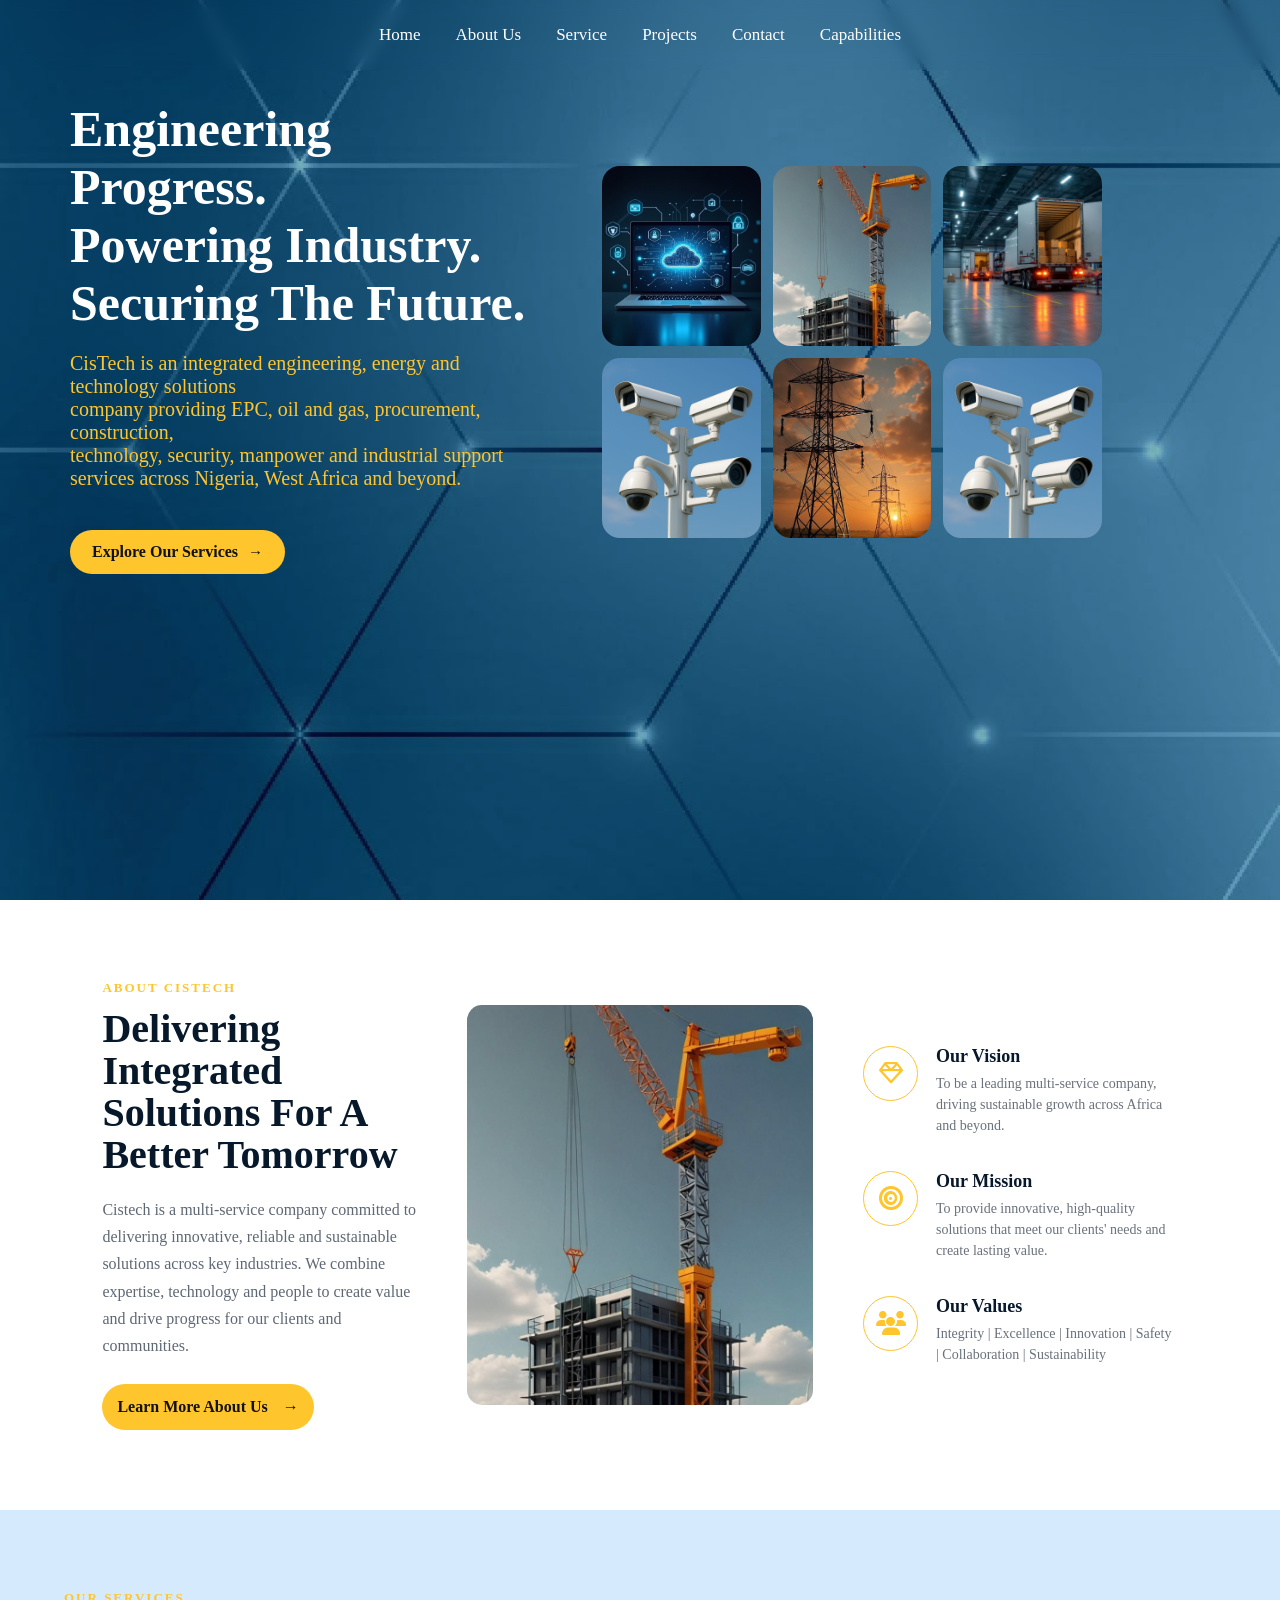
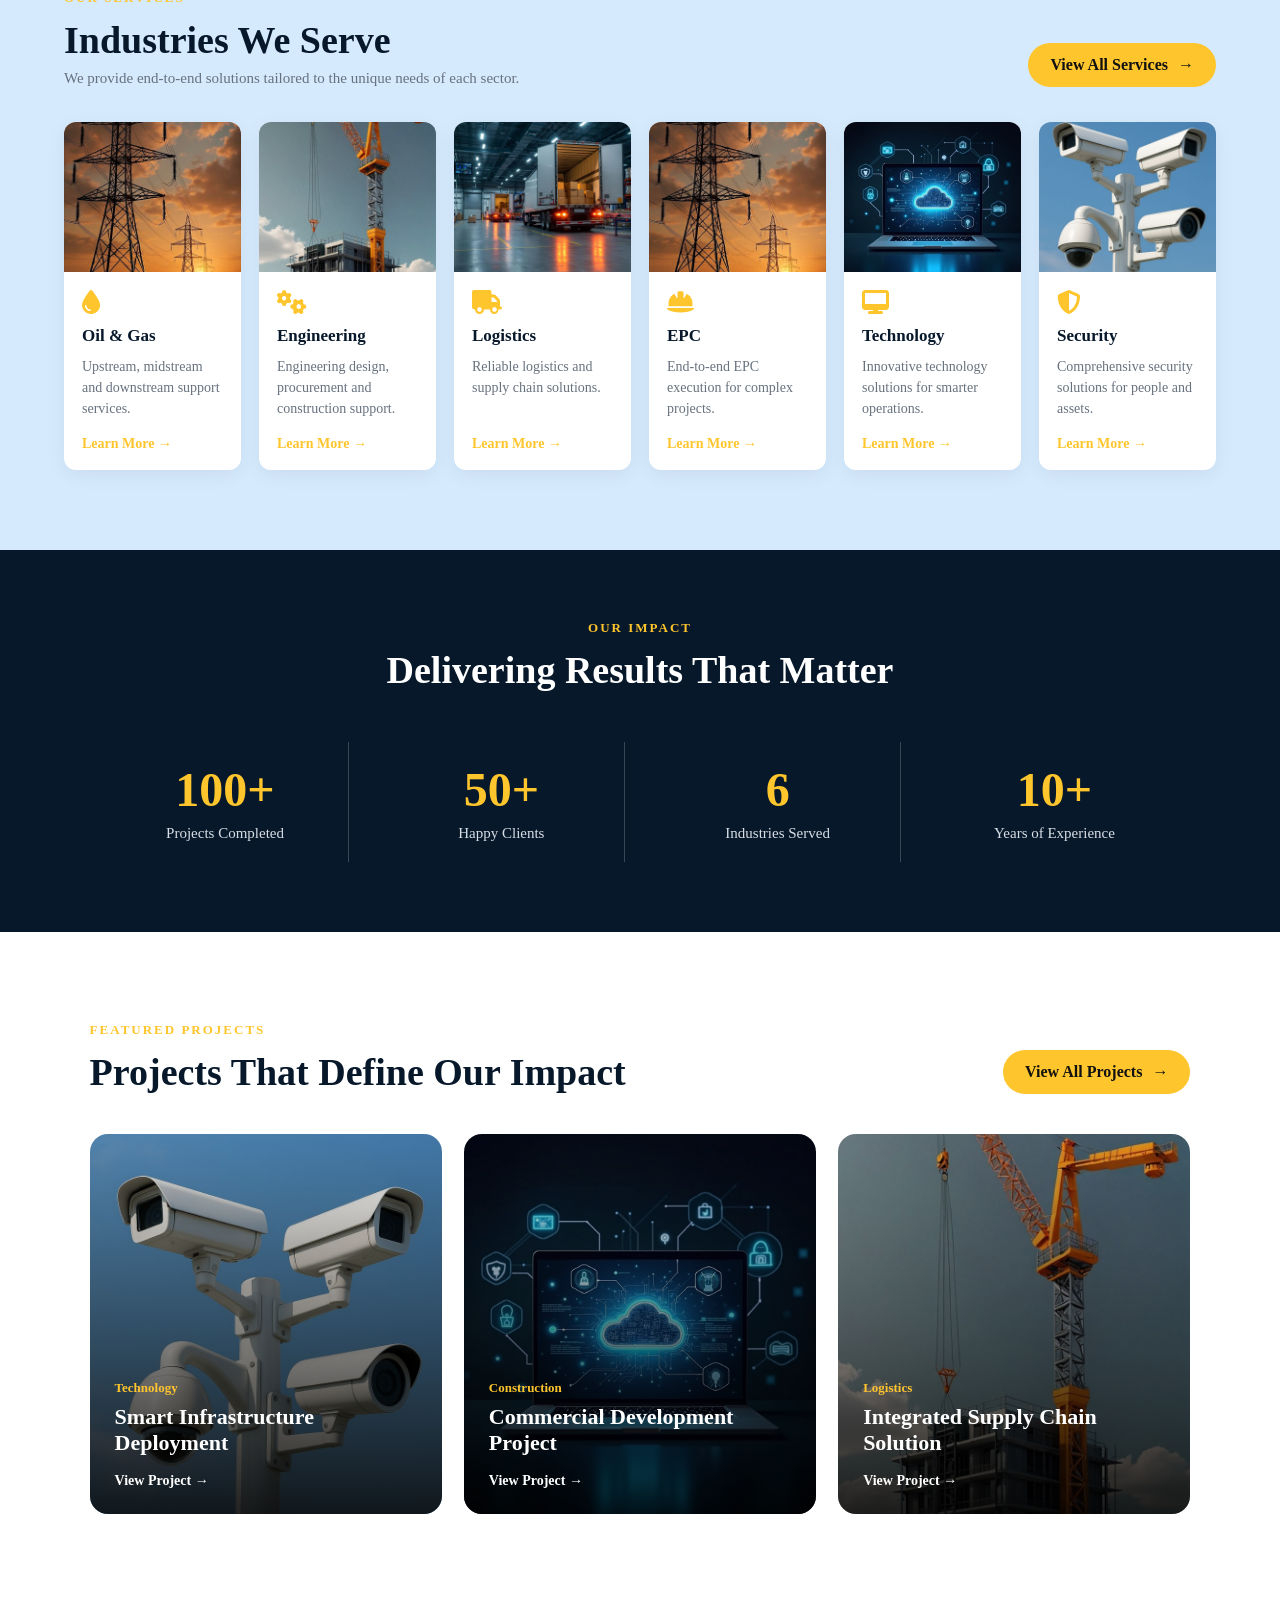
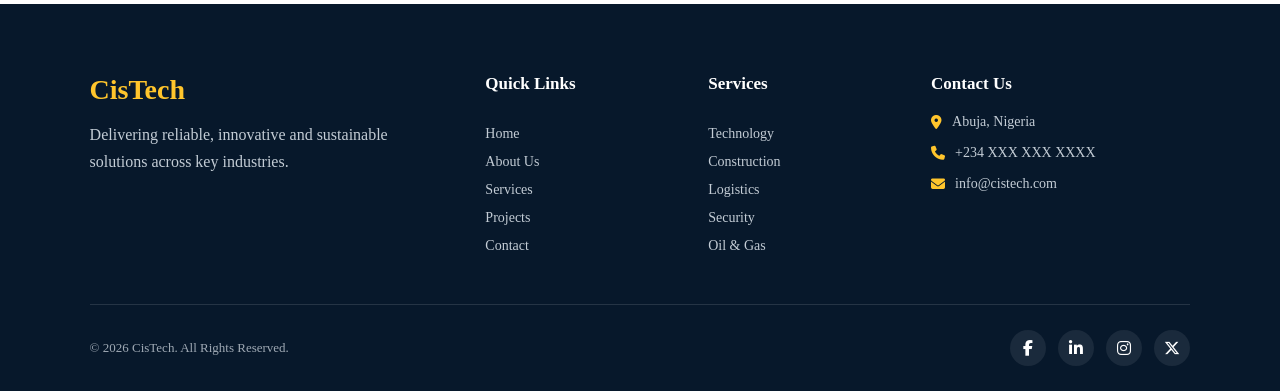
<file: index.html>
<!DOCTYPE html>
<html lang="en">
<head>
    <meta charset="UTF-8">
    <meta name="viewport" content="width=device-width, initial-scale=1.0">
    <title>CisTech</title>
    <link rel="stylesheet" href="styles.css">
    <link
    rel="stylesheet"
    href="https://cdnjs.cloudflare.com/ajax/libs/font-awesome/6.5.2/css/all.min.css">
</head>
<body>
    <!-- HERO SECTION -->
    <main class="main">
        <section class="hero">
            <nav class="navbar">
             <ul>
        <li><a href="index.html">Home</a></li>
        <li><a href="about.html">About Us</a></li>
        <li><a href="service.html">Service</a></li>
        <li><a href="project.html">Projects</a></li>
        <li><a href="contact.html">Contact</a></li>
        <li><a href="capabilities.html">Capabilities</a></li>

    </ul>
    </nav>

    <div class="content">
     <div class="content-text">
        <h1>Engineering Progress. <br>Powering Industry.<br>Securing The Future.</h1>
        <p>CisTech is an integrated engineering, energy and technology solutions <br> company providing EPC, oil and gas, procurement, construction,<br> technology, security, manpower and industrial support services across Nigeria, West Africa and beyond.

</p>
        <a href="service.html#services" class="btn">Explore Our Services
            <span class="arrow">&rarr;</span>
        </a>
            
     </div>
     <div class="content-image">
           <a href="service.html" id="technology" class="card"> 
            <img src="image/Technology 1.jpg">
        </a>
        
           <a href="service.html" id="construction" class="card">
            <img src="image/construction.jpg">
        </a> 
        
            <a href="service.html" id="logistics" class="card">
            <img src="image/logistic .jpg">
            </a>
        
         <a href="service.html" id="security" class="card">
            <img src="image/camera 1.jpg">
         </a>   
        
            <a href="service.html" id="oil-and-gas" class="card">
                <img src="image/_.jpeg">
            </a>

          <a href="service.html" id="epc" class="card">
            <img src="image/camera 1.jpg">
          </a>  
        
     </div>
    </div>
</section>
        </main>
        <!-- ABOUT US -->
    <section class="about-section">

    <div class="about-text">

        <p class="section-label">ABOUT CISTECH</p>

        <h2>
            Delivering Integrated Solutions
            For A Better Tomorrow
        </h2>

        <p class="about-description">
            Cistech is a multi-service company committed to delivering
            innovative, reliable and sustainable solutions across key
            industries. We combine expertise, technology and people
            to create value and drive progress for our clients and
            communities.
        </p>

        <a href="about.html" class="about-btn">
            Learn More About Us
            <span>→</span>
        </a>

    </div>


    <div class="about-image">

        <img src="image/construction.jpg"
             alt="Cistech engineering professional">

    </div>


    <div class="about-info">

        <div class="info-item">
  <div class="info-icon">
        <i class="fa-regular fa-gem"></i>
    </div>
            <div>
                <h3>Our Vision</h3>
                <p>
                    To be a leading multi-service company,
                    driving sustainable growth across Africa and beyond.
                </p>
            </div>
        </div>


        <div class="info-item">
            <div class="info-icon">
               <i class="fa-solid fa-bullseye"></i>
    </div>
            <div>
                <h3>Our Mission</h3>
                <p>
                    To provide innovative, high-quality solutions
                    that meet our clients' needs and create lasting value.
                </p>
            </div>
        </div>


        <div class="info-item">
            <div class="info-icon">
                  <i class="fa-solid fa-users"></i>
    </div>
            <div>
                <h3>Our Values</h3>
                <p>
                    Integrity | Excellence | Innovation |
                    Safety | Collaboration | Sustainability
                </p>
            </div>
        </div>

    </div>

</section>
<!-- SERVICE SECTION -->
 <section class="services-section" id="services">

    <div class="services-heading">

        <div>
            <p class="section-label">OUR SERVICES</p>

            <h2>Industries We Serve</h2>

            <p class="services-intro">
                We provide end-to-end solutions tailored to the unique
                needs of each sector.
            </p>
        </div>

        <a href="service.html" class="services-btn">
            View All Services
            <span>→</span>
        </a>

    </div>


    <div class="services-grid">

        <article class="service-card">
            <img src="image/_.jpeg" alt="Oil and Gas">

            <div class="service-card-content">
                <i class="fa-solid fa-droplet"></i>

                <h3>Oil & Gas</h3>

                <p>
                    Upstream, midstream and downstream support services.
                </p>

                <a href="service.html#oil-and-gas">
                    Learn More →
                </a>
            </div>
        </article>


        <article class="service-card">
            <img src="image/construction.jpg" alt="Engineering">

            <div class="service-card-content">
                <i class="fa-solid fa-gears"></i>

                <h3>Engineering</h3>

                <p>
                    Engineering design, procurement and construction support.
                </p>

                <a href="service.html#construction">
                    Learn More →
                </a>
            </div>
        </article>


        <article class="service-card">
            <img src="image/logistic .jpg" alt="Logistics">

            <div class="service-card-content">
                <i class="fa-solid fa-truck"></i>

                <h3>Logistics</h3>

                <p>
                    Reliable logistics and supply chain solutions.
                </p>

                <a href="service.html#logistics">
                    Learn More →
                </a>
            </div>
        </article>


        <article class="service-card">
            <img src="image/_.jpeg" alt="EPC">

            <div class="service-card-content">
                <i class="fa-solid fa-helmet-safety"></i>

                <h3>EPC</h3>

                <p>
                    End-to-end EPC execution for complex projects.
                </p>

                <a href="service.html#epc">
                    Learn More →
                </a>
            </div>
        </article>


        <article class="service-card">
            <img src="image/Technology 1.jpg" alt="Technology">

            <div class="service-card-content">
                <i class="fa-solid fa-desktop"></i>

                <h3>Technology</h3>

                <p>
                    Innovative technology solutions for smarter operations.
                </p>

                <a href="service.html#technology">
                    Learn More →
                </a>
            </div>
        </article>


        <article class="service-card">
            <img src="image/camera 1.jpg" alt="Security">

            <div class="service-card-content">
                <i class="fa-solid fa-shield-halved"></i>

                <h3>Security</h3>

                <p>
                    Comprehensive security solutions for people and assets.
                </p>

                <a href="service.html#security">
                    Learn More →
                </a>
            </div>
        </article>

    </div>

</section>
<!-- IMPACT SECTION -->
 <section class="impact-section">

    <div class="impact-heading">
        <p class="section-label">OUR IMPACT</p>
        <h2>Delivering Results That Matter</h2>
    </div>

    <div class="impact-stats">

        <div class="stat-item">
            <h3>100+</h3>
            <p>Projects Completed</p>
        </div>

        <div class="stat-item">
            <h3>50+</h3>
            <p>Happy Clients</p>
        </div>

        <div class="stat-item">
            <h3>6</h3>
            <p>Industries Served</p>
        </div>

        <div class="stat-item">
            <h3>10+</h3>
            <p>Years of Experience</p>
        </div>

    </div>

</section>
<!-- PROJECT -->
 <section class="projects-section">

    <div class="projects-heading">
        <div>
            <p class="section-label">FEATURED PROJECTS</p>
            <h2>Projects That Define Our Impact</h2>
        </div>

        <a href="project.html" class="projects-btn">
            View All Projects
            <span>→</span>
        </a>
    </div>

    <div class="projects-grid">

        <article class="project-card">
            <img src="image/camera 1.jpg" alt="Project One">

            <div class="project-overlay">
                <p>Technology</p>
                <h3>Smart Infrastructure Deployment</h3>

                <a href="project.html">
                    View Project →
                </a>
            </div>
        </article>

        <article class="project-card">
            <img src="image/Technology 1.jpg" alt="Project Two">

            <div class="project-overlay">
                <p>Construction</p>
                <h3>Commercial Development Project</h3>

                <a href="project.html">
                    View Project →
                </a>
            </div>
        </article>

        <article class="project-card">
            <img src="image/construction.jpg" alt="Project Three">

            <div class="project-overlay">
                <p>Logistics</p>
                <h3>Integrated Supply Chain Solution</h3>

                <a href="project.html">
                    View Project →
                </a>
            </div>
        </article>

    </div>

</section>
<!-- FOOTER -->
 <footer class="footer">

    <div class="footer-container">

        <div class="footer-brand">
            <h2>CisTech</h2>

            <p>
                Delivering reliable, innovative and sustainable
                solutions across key industries.
            </p>
        </div>


        <div class="footer-links">
            <h3>Quick Links</h3>

            <a href="index.html">Home</a>
            <a href="about.html">About Us</a>
            <a href="service.html">Services</a>
            <a href="project.html">Projects</a>
            <a href="contact.html">Contact</a>
        </div>


        <div class="footer-links">
            <h3>Services</h3>

            <a href="service.html#technology">Technology</a>
            <a href="service.html#construction">Construction</a>
            <a href="service.html#logistics">Logistics</a>
            <a href="service.html#security">Security</a>
            <a href="service.html#oil-and-gas">Oil & Gas</a>
        </div>


        <div class="footer-contact">
            <h3>Contact Us</h3>

            <p>
                <i class="fa-solid fa-location-dot"></i>
                Abuja, Nigeria
            </p>

            <p>
                <i class="fa-solid fa-phone"></i>
                +234 XXX XXX XXXX
            </p>

            <p>
                <i class="fa-solid fa-envelope"></i>
                info@cistech.com
            </p>
        </div>

    </div>


    <div class="footer-bottom">

        <p>
            © 2026 CisTech. All Rights Reserved.
        </p>

        <div class="social-links">
            <a href="#"><i class="fa-brands fa-facebook-f"></i></a>
            <a href="#"><i class="fa-brands fa-linkedin-in"></i></a>
            <a href="#"><i class="fa-brands fa-instagram"></i></a>
            <a href="#"><i class="fa-brands fa-x-twitter"></i></a>
        </div>

    </div>

</footer>
</body>
</html>
</file>
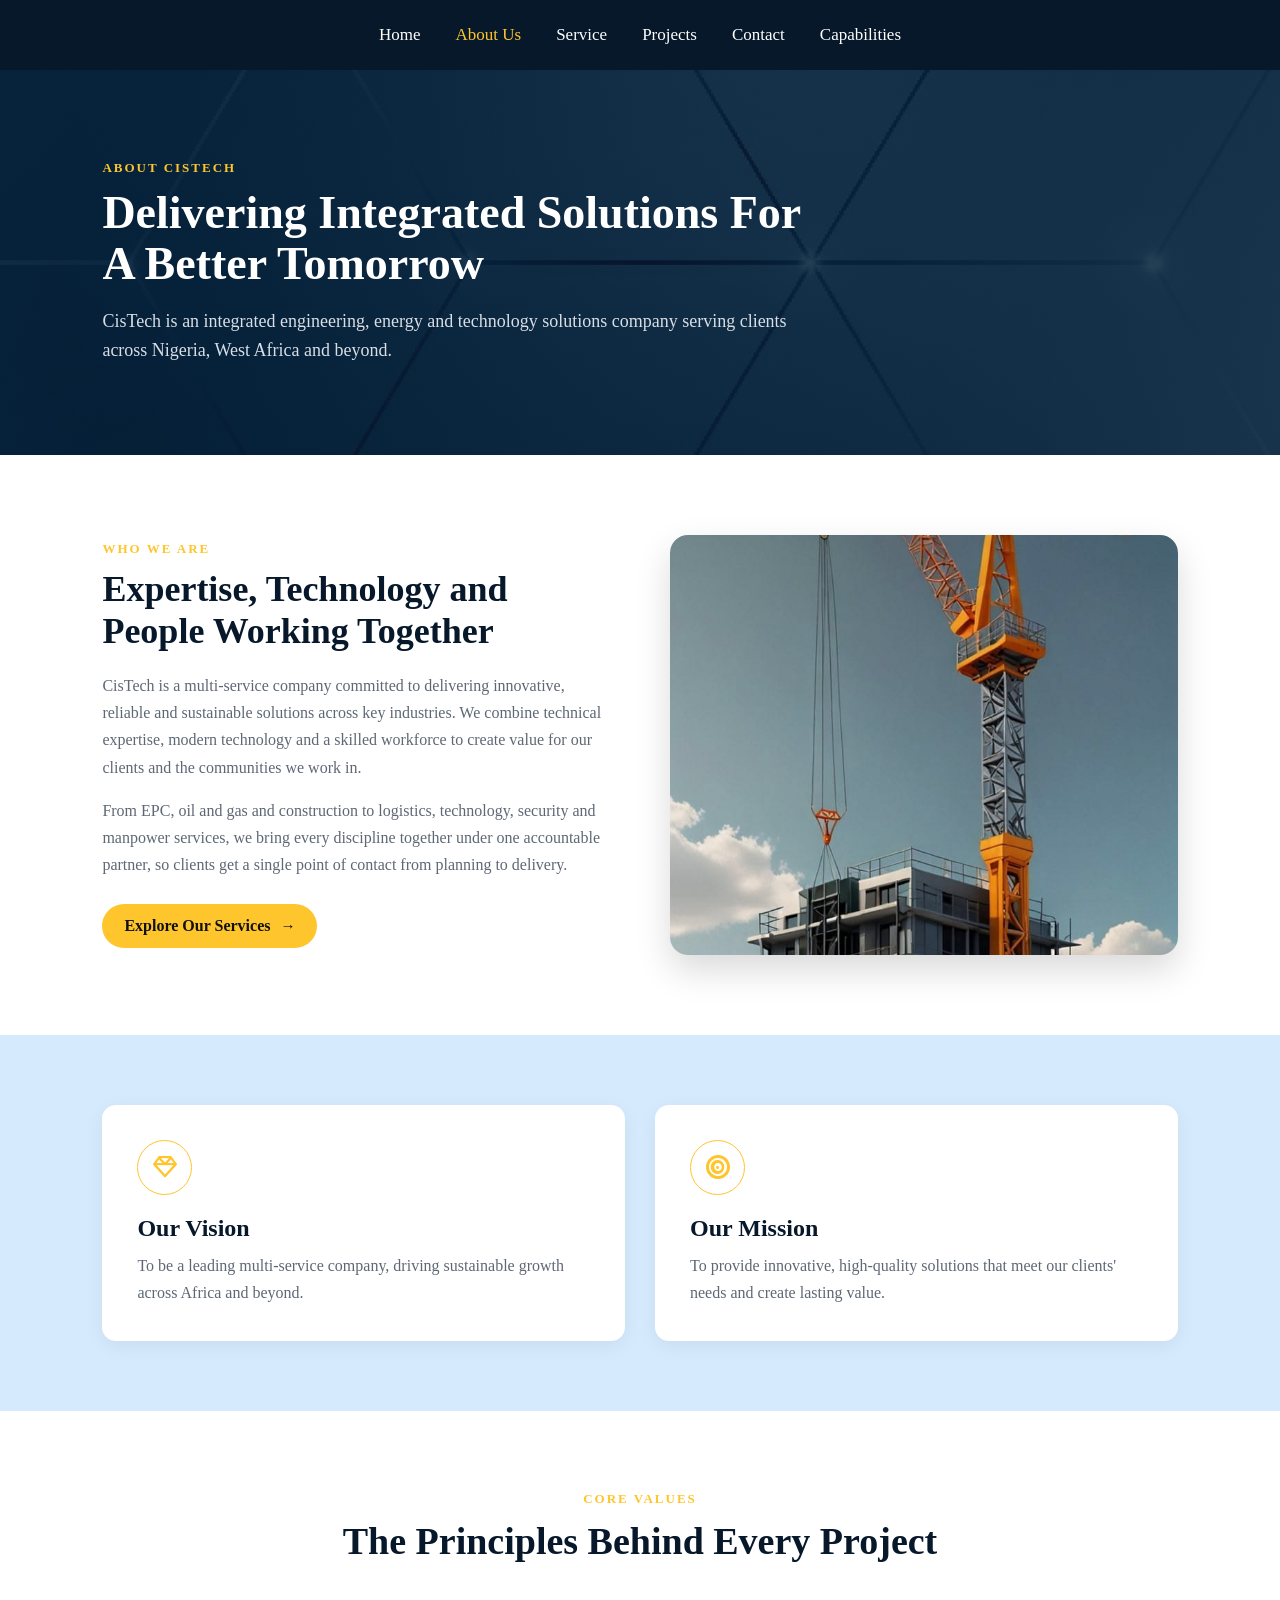
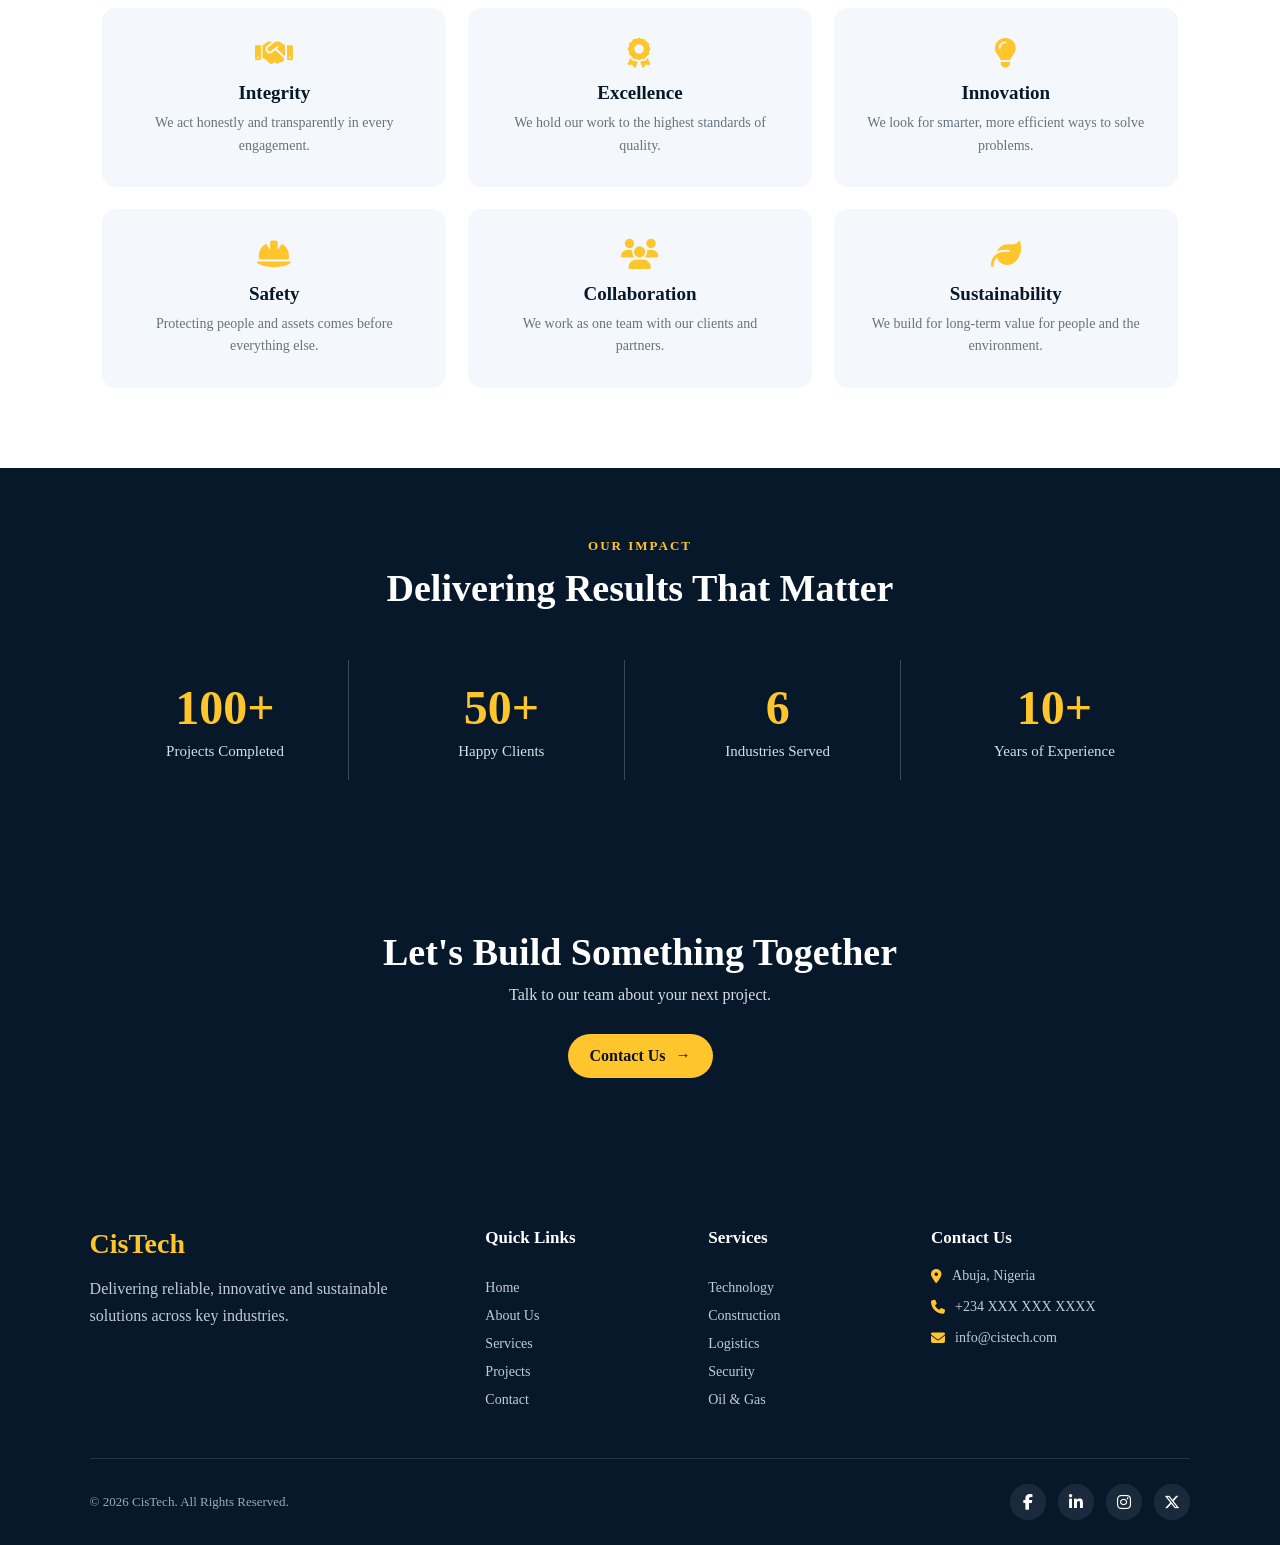
<file: about.html>
<!DOCTYPE html>
<html lang="en">
<head>
    <meta charset="UTF-8">
    <meta name="viewport" content="width=device-width, initial-scale=1.0">
    <title>About Us | CisTech</title>
    <link rel="stylesheet" href="styles.css">
    <link rel="stylesheet" href="https://cdnjs.cloudflare.com/ajax/libs/font-awesome/6.5.2/css/all.min.css">
</head>
<body>

    <!-- NAVBAR -->
    <nav class="navbar navbar-solid">
        <ul>
            <li><a href="index.html">Home</a></li>
            <li><a href="about.html" class="active">About Us</a></li>
            <li><a href="service.html">Service</a></li>
            <li><a href="project.html">Projects</a></li>
            <li><a href="contact.html">Contact</a></li>
            <li><a href="capabilities.html">Capabilities</a></li>
        </ul>
    </nav>

    <!-- PAGE BANNER -->
    <header class="page-banner">
        <div class="page-banner-inner">
            <p class="section-label">ABOUT CISTECH</p>
            <h1>Delivering Integrated Solutions For A Better Tomorrow</h1>
            <p>CisTech is an integrated engineering, energy and technology solutions company serving clients across Nigeria, West Africa and beyond.</p>
        </div>
    </header>

    <!-- WHO WE ARE -->
    <section class="about-story">
        <div class="about-story-text">
            <p class="section-label">WHO WE ARE</p>
            <h2>Expertise, Technology and People Working Together</h2>
            <p>CisTech is a multi-service company committed to delivering innovative, reliable and sustainable solutions across key industries. We combine technical expertise, modern technology and a skilled workforce to create value for our clients and the communities we work in.</p>
            <p>From EPC, oil and gas and construction to logistics, technology, security and manpower services, we bring every discipline together under one accountable partner, so clients get a single point of contact from planning to delivery.</p>
            <a href="service.html" class="btn">Explore Our Services <span class="arrow">&rarr;</span></a>
        </div>
        <div class="about-story-image">
            <img src="image/construction.jpg" alt="CisTech engineering team at work">
        </div>
    </section>

    <!-- VISION & MISSION -->
    <section class="vm-section">
        <div class="vm-card">
            <div class="info-icon"><i class="fa-regular fa-gem"></i></div>
            <h3>Our Vision</h3>
            <p>To be a leading multi-service company, driving sustainable growth across Africa and beyond.</p>
        </div>
        <div class="vm-card">
            <div class="info-icon"><i class="fa-solid fa-bullseye"></i></div>
            <h3>Our Mission</h3>
            <p>To provide innovative, high-quality solutions that meet our clients' needs and create lasting value.</p>
        </div>
    </section>

    <!-- CORE VALUES -->
    <section class="values-section">
        <div class="values-heading">
            <p class="section-label">CORE VALUES</p>
            <h2>The Principles Behind Every Project</h2>
        </div>
        <div class="values-grid">
            <div class="value-card"><i class="fa-solid fa-handshake"></i><h3>Integrity</h3><p>We act honestly and transparently in every engagement.</p></div>
            <div class="value-card"><i class="fa-solid fa-award"></i><h3>Excellence</h3><p>We hold our work to the highest standards of quality.</p></div>
            <div class="value-card"><i class="fa-solid fa-lightbulb"></i><h3>Innovation</h3><p>We look for smarter, more efficient ways to solve problems.</p></div>
            <div class="value-card"><i class="fa-solid fa-helmet-safety"></i><h3>Safety</h3><p>Protecting people and assets comes before everything else.</p></div>
            <div class="value-card"><i class="fa-solid fa-users"></i><h3>Collaboration</h3><p>We work as one team with our clients and partners.</p></div>
            <div class="value-card"><i class="fa-solid fa-leaf"></i><h3>Sustainability</h3><p>We build for long-term value for people and the environment.</p></div>
        </div>
    </section>

    <!-- IMPACT -->
    <section class="impact-section">
        <div class="impact-heading">
            <p class="section-label">OUR IMPACT</p>
            <h2>Delivering Results That Matter</h2>
        </div>
        <div class="impact-stats">
            <div class="stat-item"><h3>100+</h3><p>Projects Completed</p></div>
            <div class="stat-item"><h3>50+</h3><p>Happy Clients</p></div>
            <div class="stat-item"><h3>6</h3><p>Industries Served</p></div>
            <div class="stat-item"><h3>10+</h3><p>Years of Experience</p></div>
        </div>
    </section>

    <!-- CTA -->
    <section class="svc-cta">
        <h2>Let's Build Something Together</h2>
        <p>Talk to our team about your next project.</p>
        <a href="contact.html" class="btn">Contact Us <span class="arrow">&rarr;</span></a>
    </section>

    <!-- FOOTER -->
    <footer class="footer">
        <div class="footer-container">
            <div class="footer-brand">
                <h2>CisTech</h2>
                <p>Delivering reliable, innovative and sustainable solutions across key industries.</p>
            </div>
            <div class="footer-links">
                <h3>Quick Links</h3>
                <a href="index.html">Home</a>
                <a href="about.html">About Us</a>
                <a href="service.html">Services</a>
                <a href="project.html">Projects</a>
                <a href="contact.html">Contact</a>
            </div>
            <div class="footer-links">
                <h3>Services</h3>
                <a href="service.html#technology">Technology</a>
                <a href="service.html#construction">Construction</a>
                <a href="service.html#logistics">Logistics</a>
                <a href="service.html#security">Security</a>
                <a href="service.html#oil-and-gas">Oil &amp; Gas</a>
            </div>
            <div class="footer-contact">
                <h3>Contact Us</h3>
                <p><i class="fa-solid fa-location-dot"></i> Abuja, Nigeria</p>
                <p><i class="fa-solid fa-phone"></i> +234 XXX XXX XXXX</p>
                <p><i class="fa-solid fa-envelope"></i> info@cistech.com</p>
            </div>
        </div>
        <div class="footer-bottom">
            <p>© 2026 CisTech. All Rights Reserved.</p>
            <div class="social-links">
                <a href="#"><i class="fa-brands fa-facebook-f"></i></a>
                <a href="#"><i class="fa-brands fa-linkedin-in"></i></a>
                <a href="#"><i class="fa-brands fa-instagram"></i></a>
                <a href="#"><i class="fa-brands fa-x-twitter"></i></a>
            </div>
        </div>
    </footer>
</body>
</html>
</file>
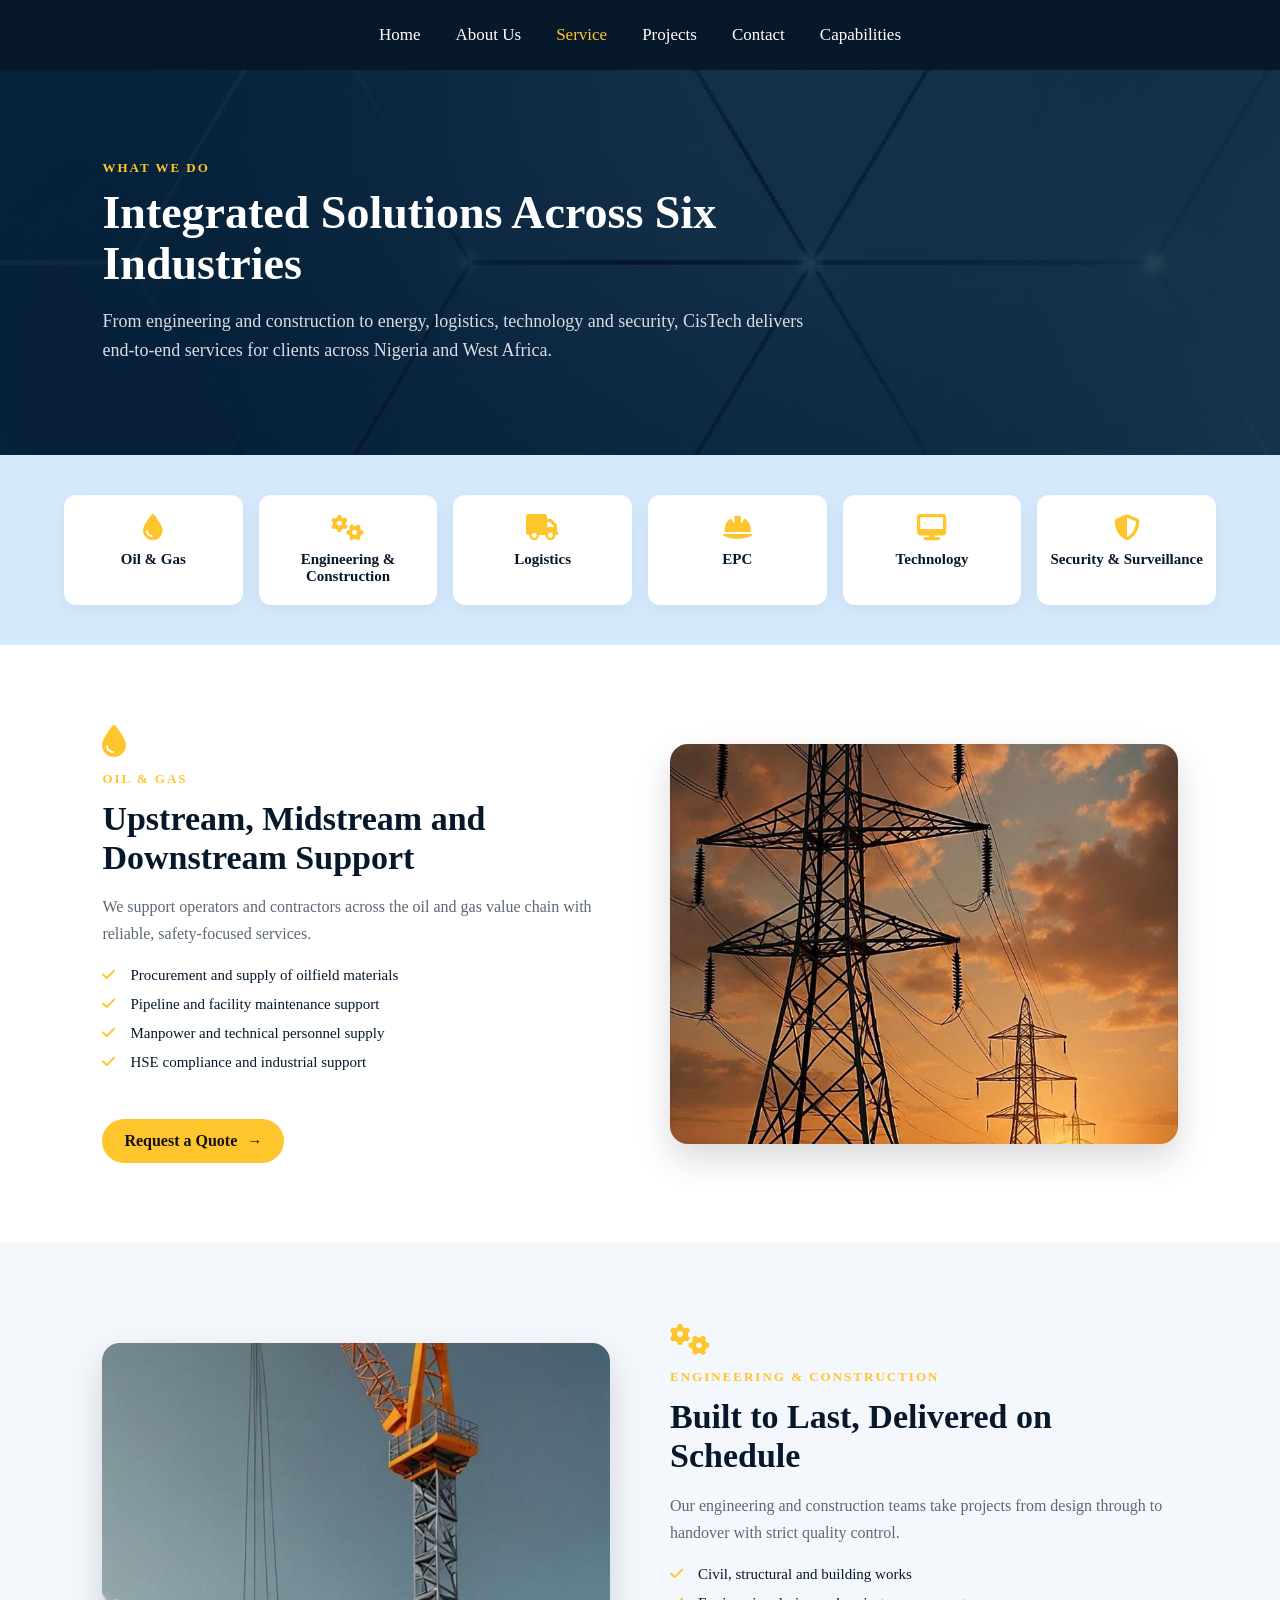
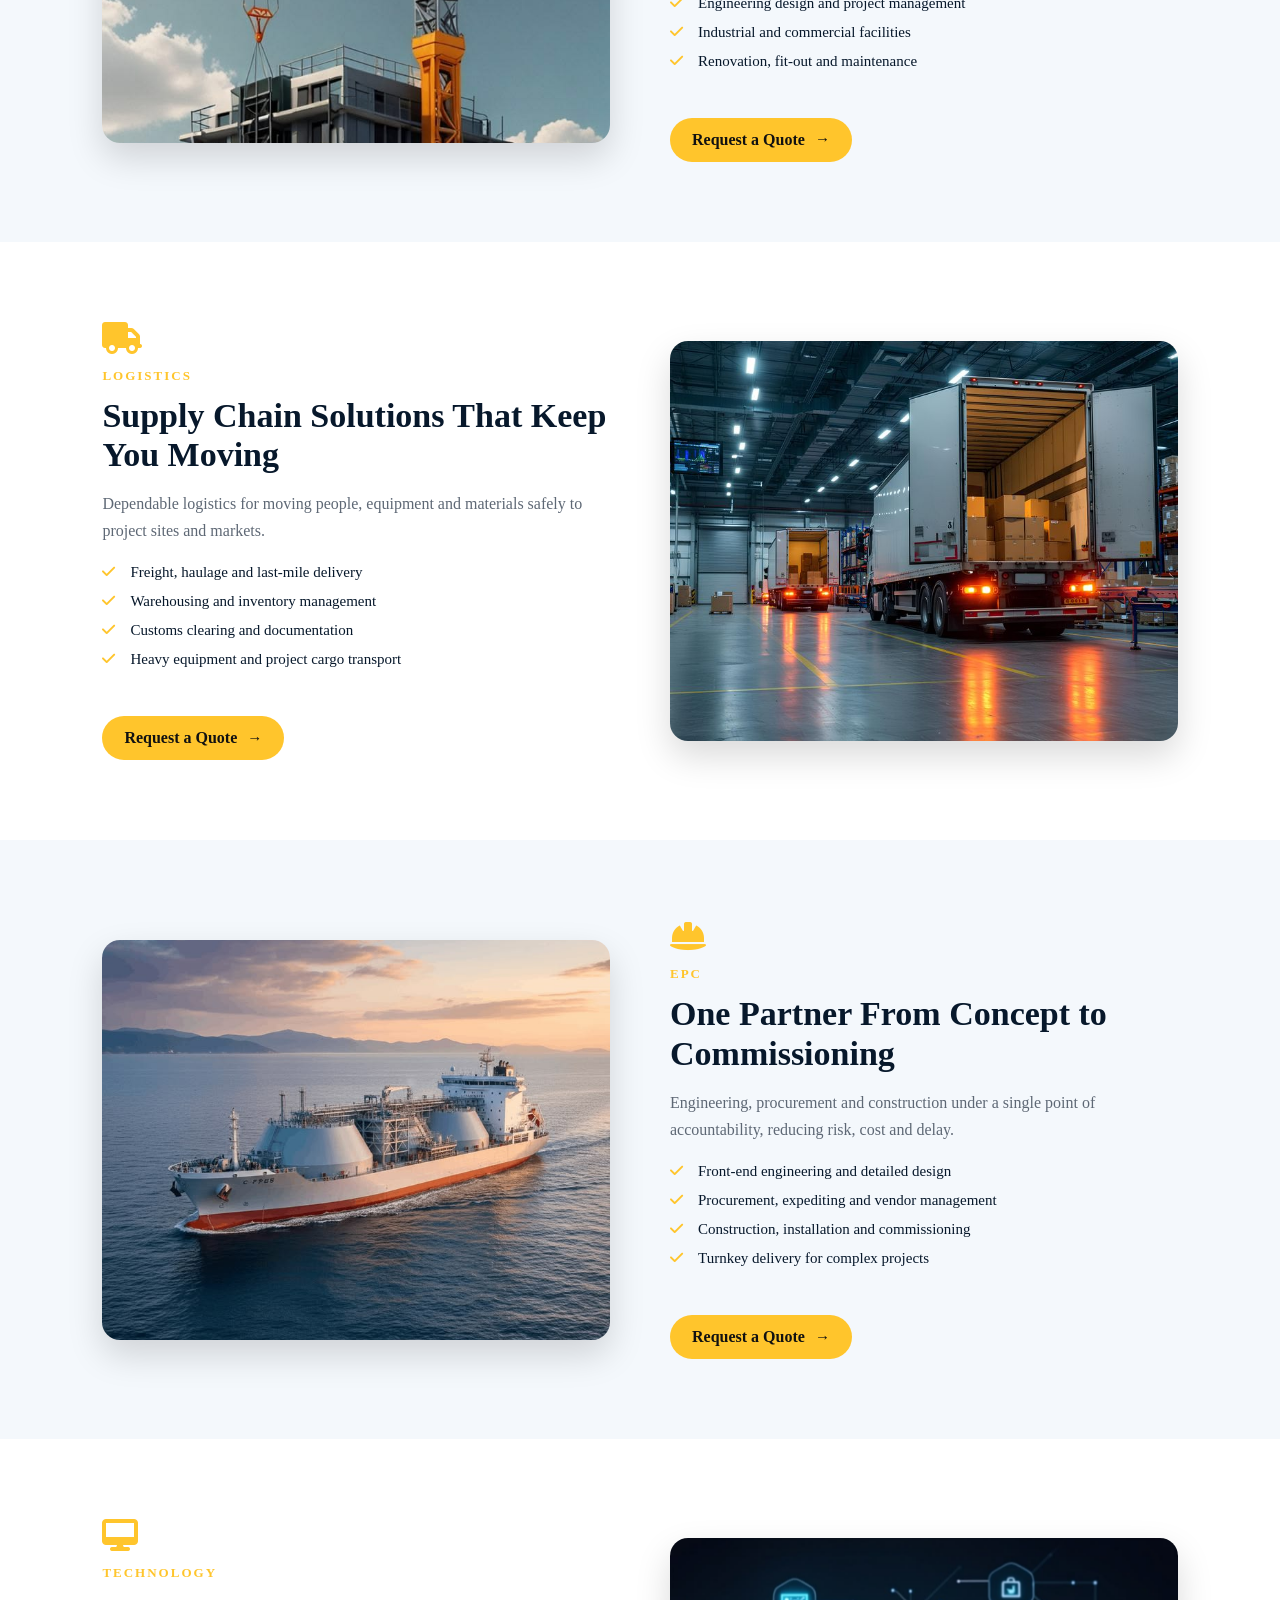
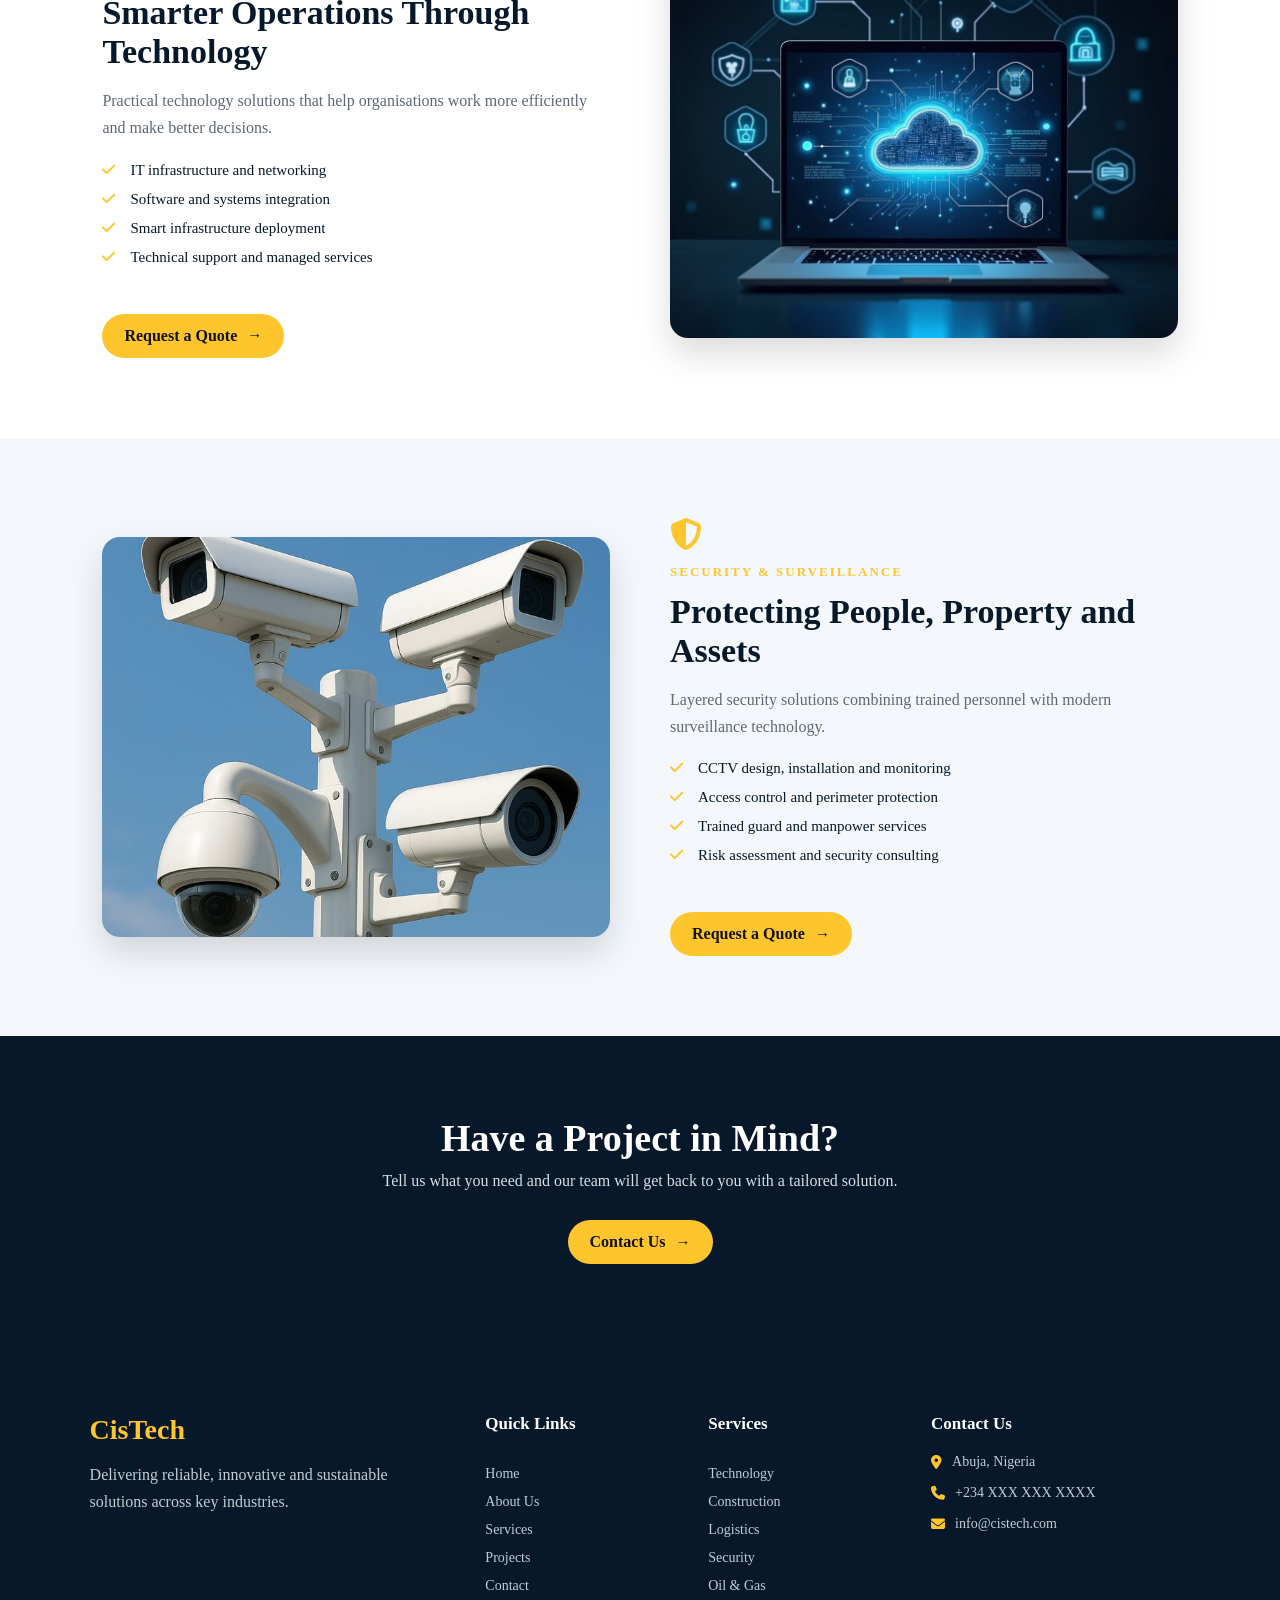
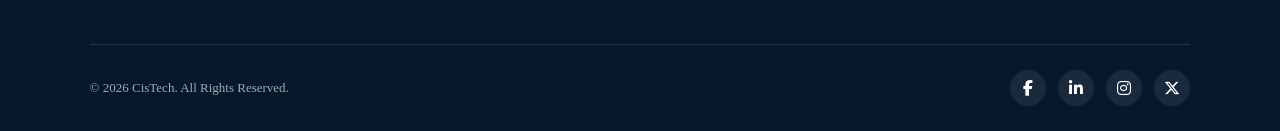
<file: service.html>
<!DOCTYPE html>
<html lang="en">
<head>
    <meta charset="UTF-8">
    <meta name="viewport" content="width=device-width, initial-scale=1.0">
    <title>Our Services | CisTech</title>
    <link rel="stylesheet" href="styles.css">
    <link rel="stylesheet" href="https://cdnjs.cloudflare.com/ajax/libs/font-awesome/6.5.2/css/all.min.css">
</head>
<body>

    <!-- NAVBAR -->
    <nav class="navbar navbar-solid">
        <ul>
            <li><a href="index.html">Home</a></li>
            <li><a href="about.html">About Us</a></li>
            <li><a href="service.html" class="active">Service</a></li>
            <li><a href="project.html">Projects</a></li>
            <li><a href="contact.html">Contact</a></li>
            <li><a href="capabilities.html">Capabilities</a></li>
        </ul>
    </nav>

    <!-- PAGE BANNER -->
    <header class="page-banner">
        <div class="page-banner-inner">
            <p class="section-label">WHAT WE DO</p>
            <h1>Integrated Solutions Across Six Industries</h1>
            <p>From engineering and construction to energy, logistics, technology and security, CisTech delivers end-to-end services for clients across Nigeria and West Africa.</p>
        </div>
    </header>

    <!-- OVERVIEW -->
    <section class="svc-overview" id="services">
        <div class="svc-overview-grid">
            <a href="#oil-and-gas" class="svc-chip"><i class="fa-solid fa-droplet"></i><span>Oil &amp; Gas</span></a>
            <a href="#construction" class="svc-chip"><i class="fa-solid fa-gears"></i><span>Engineering &amp; Construction</span></a>
            <a href="#logistics" class="svc-chip"><i class="fa-solid fa-truck"></i><span>Logistics</span></a>
            <a href="#epc" class="svc-chip"><i class="fa-solid fa-helmet-safety"></i><span>EPC</span></a>
            <a href="#technology" class="svc-chip"><i class="fa-solid fa-desktop"></i><span>Technology</span></a>
            <a href="#security" class="svc-chip"><i class="fa-solid fa-shield-halved"></i><span>Security &amp; Surveillance</span></a>
        </div>
    </section>

    <!-- OIL & GAS -->
    <section class="svc-section" id="oil-and-gas">
        <div class="svc-text">
            <i class="fa-solid fa-droplet svc-icon"></i>
            <p class="section-label">OIL &amp; GAS</p>
            <h2>Upstream, Midstream and Downstream Support</h2>
            <p>We support operators and contractors across the oil and gas value chain with reliable, safety-focused services.</p>
            <ul class="svc-list">
                <li>Procurement and supply of oilfield materials</li>
                <li>Pipeline and facility maintenance support</li>
                <li>Manpower and technical personnel supply</li>
                <li>HSE compliance and industrial support</li>
            </ul>
            <a href="contact.html" class="btn">Request a Quote <span class="arrow">&rarr;</span></a>
        </div>
        <div class="svc-image"><img src="image/_.jpeg" alt="Oil and gas services"></div>
    </section>

    <!-- CONSTRUCTION -->
    <section class="svc-section svc-alt" id="construction">
        <div class="svc-text">
            <i class="fa-solid fa-gears svc-icon"></i>
            <p class="section-label">ENGINEERING &amp; CONSTRUCTION</p>
            <h2>Built to Last, Delivered on Schedule</h2>
            <p>Our engineering and construction teams take projects from design through to handover with strict quality control.</p>
            <ul class="svc-list">
                <li>Civil, structural and building works</li>
                <li>Engineering design and project management</li>
                <li>Industrial and commercial facilities</li>
                <li>Renovation, fit-out and maintenance</li>
            </ul>
            <a href="contact.html" class="btn">Request a Quote <span class="arrow">&rarr;</span></a>
        </div>
        <div class="svc-image"><img src="image/construction.jpg" alt="Engineering and construction"></div>
    </section>

    <!-- LOGISTICS -->
    <section class="svc-section" id="logistics">
        <div class="svc-text">
            <i class="fa-solid fa-truck svc-icon"></i>
            <p class="section-label">LOGISTICS</p>
            <h2>Supply Chain Solutions That Keep You Moving</h2>
            <p>Dependable logistics for moving people, equipment and materials safely to project sites and markets.</p>
            <ul class="svc-list">
                <li>Freight, haulage and last-mile delivery</li>
                <li>Warehousing and inventory management</li>
                <li>Customs clearing and documentation</li>
                <li>Heavy equipment and project cargo transport</li>
            </ul>
            <a href="contact.html" class="btn">Request a Quote <span class="arrow">&rarr;</span></a>
        </div>
        <div class="svc-image"><img src="image/logistic .jpg" alt="Logistics services"></div>
    </section>

    <!-- EPC -->
    <section class="svc-section svc-alt" id="epc">
        <div class="svc-text">
            <i class="fa-solid fa-helmet-safety svc-icon"></i>
            <p class="section-label">EPC</p>
            <h2>One Partner From Concept to Commissioning</h2>
            <p>Engineering, procurement and construction under a single point of accountability, reducing risk, cost and delay.</p>
            <ul class="svc-list">
                <li>Front-end engineering and detailed design</li>
                <li>Procurement, expediting and vendor management</li>
                <li>Construction, installation and commissioning</li>
                <li>Turnkey delivery for complex projects</li>
            </ul>
            <a href="contact.html" class="btn">Request a Quote <span class="arrow">&rarr;</span></a>
        </div>
        <div class="svc-image"><img src="image/image2.jpg" alt="EPC project execution"></div>
    </section>

    <!-- TECHNOLOGY -->
    <section class="svc-section" id="technology">
        <div class="svc-text">
            <i class="fa-solid fa-desktop svc-icon"></i>
            <p class="section-label">TECHNOLOGY</p>
            <h2>Smarter Operations Through Technology</h2>
            <p>Practical technology solutions that help organisations work more efficiently and make better decisions.</p>
            <ul class="svc-list">
                <li>IT infrastructure and networking</li>
                <li>Software and systems integration</li>
                <li>Smart infrastructure deployment</li>
                <li>Technical support and managed services</li>
            </ul>
            <a href="contact.html" class="btn">Request a Quote <span class="arrow">&rarr;</span></a>
        </div>
        <div class="svc-image"><img src="image/Technology 1.jpg" alt="Technology solutions"></div>
    </section>

    <!-- SECURITY -->
    <section class="svc-section svc-alt" id="security">
        <div class="svc-text">
            <i class="fa-solid fa-shield-halved svc-icon"></i>
            <p class="section-label">SECURITY &amp; SURVEILLANCE</p>
            <h2>Protecting People, Property and Assets</h2>
            <p>Layered security solutions combining trained personnel with modern surveillance technology.</p>
            <ul class="svc-list">
                <li>CCTV design, installation and monitoring</li>
                <li>Access control and perimeter protection</li>
                <li>Trained guard and manpower services</li>
                <li>Risk assessment and security consulting</li>
            </ul>
            <a href="contact.html" class="btn">Request a Quote <span class="arrow">&rarr;</span></a>
        </div>
        <div class="svc-image"><img src="image/camera 1.jpg" alt="Security and surveillance"></div>
    </section>

    <!-- CTA -->
    <section class="svc-cta">
        <h2>Have a Project in Mind?</h2>
        <p>Tell us what you need and our team will get back to you with a tailored solution.</p>
        <a href="contact.html" class="btn">Contact Us <span class="arrow">&rarr;</span></a>
    </section>

    <!-- FOOTER -->
    <footer class="footer">
        <div class="footer-container">
            <div class="footer-brand">
                <h2>CisTech</h2>
                <p>Delivering reliable, innovative and sustainable solutions across key industries.</p>
            </div>
            <div class="footer-links">
                <h3>Quick Links</h3>
                <a href="index.html">Home</a>
                <a href="about.html">About Us</a>
                <a href="service.html">Services</a>
                <a href="project.html">Projects</a>
                <a href="contact.html">Contact</a>
            </div>
            <div class="footer-links">
                <h3>Services</h3>
                <a href="service.html#technology">Technology</a>
                <a href="service.html#construction">Construction</a>
                <a href="service.html#logistics">Logistics</a>
                <a href="service.html#security">Security</a>
                <a href="service.html#oil-and-gas">Oil &amp; Gas</a>
            </div>
            <div class="footer-contact">
                <h3>Contact Us</h3>
                <p><i class="fa-solid fa-location-dot"></i> Abuja, Nigeria</p>
                <p><i class="fa-solid fa-phone"></i> +234 XXX XXX XXXX</p>
                <p><i class="fa-solid fa-envelope"></i> info@cistech.com</p>
            </div>
        </div>
        <div class="footer-bottom">
            <p>© 2026 CisTech. All Rights Reserved.</p>
            <div class="social-links">
                <a href="#"><i class="fa-brands fa-facebook-f"></i></a>
                <a href="#"><i class="fa-brands fa-linkedin-in"></i></a>
                <a href="#"><i class="fa-brands fa-instagram"></i></a>
                <a href="#"><i class="fa-brands fa-x-twitter"></i></a>
            </div>
        </div>
    </footer>
</body>
</html>
</file>
<file: styles.css>
*{
    box-sizing: border-box;
    margin: 0;
    padding: 0;
}
html {
    scroll-behavior: smooth;
}
.hero{
    min-height: 100vh;
    background-image: url("image/bg.jpg");
    background-size: cover;
    background-position: center;
    background-repeat: no-repeat;
    position: relative;
}
.hero::before {
    content: "";
    position: absolute;
    inset: 0;
    background-color: rgba(13, 20, 26, 0.3);
}
/* NAVBAR */

.navbar{
    display: flex;
    position: relative;
    z-index: 1;
    justify-content: center;
    align-items: center;
    padding: 25px 40px;
    backdrop-filter: blur(8px);
}
.navbar ul{
    display: flex;
        gap: 35px;
    list-style: none;
    align-items: center;
}
.navbar a{
     color: white;
    text-decoration: none;
    font-size: 17px;
    font-weight: 500;
}
.navbar a::after {
    content: "";
    position: absolute;
    left: 0;
    bottom: -6px;
    width: 0;
    height: 2px;
    background-color: #00aaff;
    transition: width 0.3s;
}
.navbar a:hover {
    color: #00aaff;
}
.navbar,
.content {
    position: relative;
    z-index: 1;
}
/* .navbar a:hover::after {
    width: 10%;
} */
 .content{
    min-height: 180px;
    width: 100%;
    display: flex;
    align-items: center;
    padding: 30px;
    overflow: visible;
    margin-left: 20px;
 }
 .content-image {
    display: grid;
    grid-template-columns: repeat(3, 1fr);
    gap: 12px;
    width: min(500px, 42vw);
    margin: 30px clamp(20px, 4vw, 60px) 0 clamp(30px, 5vw, 70px);
}
 .card {
    position: relative;

    height: 180px;

    border-radius: 18px;

    overflow: hidden;
    transition: transform 0.35s ease,
                box-shadow 0.35s ease;
}
.card img {
    width: 100%;
    height: 100%;
    transition: transform 0.35s ease;
    object-fit: cover;
}
.card:hover img {
    transform: scale(1.08);
}
.card:hover {
    transform: translateY(-8px);

    box-shadow: 0 15px 30px rgba(0, 0, 0, 0.35);
    z-index: 2;
}
.content-text {
    width: 40%;
   padding-left: 20px;
}
.content-text h1{
    color: white;
    font-size: 50px;
}
.content-text p{
    color: #ffc52c;
    margin-top: 20px;
    margin-bottom: 20px;
    font-size: 20px ;
}
.btn{
    display: inline-flex;
    align-items: center;
    gap: 10px;
    border-radius: 30px;
    padding: 13px 22px;
    background-color: #ffc52c;
    color: #111;
    cursor: pointer;
    border: none;
    text-decoration: none;
    margin-top: 20px;
    font-weight: 600;
}
.btn .arrow {
    font-size: 15px;
    transition: transform 0.3s;
}
/* ABOUT SECTION */
.about-section {
    display: grid;

    grid-template-columns: 1fr 1.1fr 1fr;

    align-items: center;

    gap: 50px;

    padding: 80px 8%;

    background-color: white;
}
.about-text {
    max-width: 420px;
}

.section-label {
    color: #ffc52c;

    font-size: 13px;
    font-weight: 700;

    letter-spacing: 2px;

    margin-bottom: 12px;
}

.about-text h2 {
    color: #07182b;

    font-size: 40px;
    line-height: 1.05;

    margin-bottom: 20px;
}

.about-description {
    color: #5e6875;

    line-height: 1.7;

    margin-bottom: 25px;
}
.about-btn {
    display: inline-flex;

    align-items: center;

    gap: 15px;

    padding: 14px 15px;

    background-color: #ffc52c;

    color: #111;

    text-decoration: none;

    border-radius: 30px;

    font-weight: 600;
}
.about-image {
    width: 100%;
}

.about-image img {
    display: block;

    width: 100%;
    height: 400px;

    object-fit: cover;

    border-radius: 15px;
}
.about-info {
    display: flex;

    flex-direction: column;

    gap: 35px;
}
.info-item {
    display: flex;

    align-items: flex-start;

    gap: 18px;
}
.info-item h3 {
    color: #07182b;

    font-size: 18px;

    margin-bottom: 6px;
}

.info-item p {
    color: #69717c;

    font-size: 14px;

    line-height: 1.5;
}
.info-icon {
    width: 55px;
    height: 55px;

    display: flex;
    justify-content: center;
    align-items: center;

    border: 1px solid #ffc52c;
    border-radius: 50%;

    color: #ffc52c;
    font-size: 24px;

    flex-shrink: 0;
}
/* SERVICE SECTION */
.services-section {
    padding: 80px 5%;
    background-color: #d6eafd;
}
.services-heading {
    display: flex;
    justify-content: space-between;
    align-items: flex-end;

    margin-bottom: 35px;
}

.services-heading h2 {
    font-size: 38px;
    color: #07182b;

    margin-bottom: 8px;
}

.services-intro {
    color: #66717f;
    font-size: 15px;
}
.services-btn {
    display: inline-flex;
    align-items: center;
    gap: 10px;

    padding: 13px 22px;

    background-color: #ffc52c;
    color: #111;

    border-radius: 30px;

    text-decoration: none;
    font-weight: 600;
}
.services-grid {
    display: grid;

    grid-template-columns: repeat(6, 1fr);

    gap: 18px;
}

.service-card > img {
    width: 100%;
    height: 150px;

    object-fit: cover;

    display: block;
}
.service-card-content {
    padding: 18px;
}
.service-card-content i {
    color: #ffc52c;

    font-size: 24px;

    margin-bottom: 12px;
}
.service-card-content h3 {
    color: #07182b;

    font-size: 17px;

    margin-bottom: 10px;
}
.service-card-content p {
    color: #68727e;

    font-size: 14px;
    line-height: 1.5;

    min-height: 65px;
}
.service-card-content a {
    display: inline-block;

    margin-top: 15px;

    color: #ffc52c;

    text-decoration: none;

    font-size: 14px;
    font-weight: 600;
}

.service-card {
    position: relative;

    background-color: white;
    border-radius: 12px;
    overflow: hidden;

    box-shadow: 0 5px 20px rgba(0, 0, 0, 0.06);

    cursor: pointer;

    transition:
        transform 0.35s ease,
        box-shadow 0.35s ease;
}

.service-card:hover {
    transform: translateY(-12px) scale(1.02);

    box-shadow: 0 18px 35px rgba(0, 0, 0, 0.2);

    z-index: 2;
}
/* IMPACT SECTION */
.impact-section {
    background-color: #07182b;

    padding: 70px 8%;

    color: white;
}

.impact-heading {
    text-align: center;

    margin-bottom: 50px;
}

.impact-heading h2 {
    font-size: 38px;

    margin-top: 10px;
}

.impact-stats {
    display: grid;

    grid-template-columns: repeat(4, 1fr);

    gap: 30px;

    text-align: center;
}

.stat-item {
    padding: 20px;

    border-right: 1px solid rgba(255, 255, 255, 0.2);
}

.stat-item:last-child {
    border-right: none;
}

.stat-item h3 {
    font-size: 48px;

    color: #ffc52c;

    margin-bottom: 8px;
}

.stat-item p {
    font-size: 15px;

    color: #d8dee5;
}
/* PROJECTS */
.projects-section {
    padding: 90px 7%;
    background-color: white;
}

.projects-heading {
    display: flex;
    justify-content: space-between;
    align-items: flex-end;

    margin-bottom: 40px;
}

.projects-heading h2 {
    color: #07182b;
    font-size: 38px;
}

.projects-btn {
    display: inline-flex;
    align-items: center;
    gap: 10px;

    padding: 13px 22px;

    background-color: #ffc52c;
    color: #111;

    border-radius: 30px;

    text-decoration: none;
    font-weight: 600;
}
.projects-grid {
    display: grid;

    grid-template-columns: repeat(3, 1fr);

    gap: 22px;
}

.project-card {
    position: relative;

    height: 380px;

    border-radius: 18px;
    overflow: hidden;
}

.project-card img {
    width: 100%;
    height: 100%;

    object-fit: cover;

    display: block;

    transition: transform 0.4s ease;
}
.project-card::after {
    content: "";

    position: absolute;
    inset: 0;

    background: linear-gradient(
        to top,
        rgba(0, 0, 0, 0.85),
        rgba(0, 0, 0, 0.05)
    );
}
.project-overlay {
    position: absolute;

    left: 25px;
    right: 25px;
    bottom: 25px;

    z-index: 1;

    color: white;
}

.project-overlay p {
    color: #ffc52c;

    font-size: 13px;
    font-weight: 600;

    margin-bottom: 8px;
}

.project-overlay h3 {
    font-size: 22px;

    margin-bottom: 15px;
}

.project-overlay a {
    color: white;

    text-decoration: none;

    font-size: 14px;
    font-weight: 600;
}
.project-card:hover img {
    transform: scale(1.08);
}
/* FOOTER */
.footer {
    background-color: #07182b;
    color: white;

    padding: 70px 7% 25px;
}

.footer-container {
    display: grid;

    grid-template-columns: 2fr 1fr 1fr 1.5fr;

    gap: 50px;

    padding-bottom: 50px;
}

.footer-brand h2 {
    color: #ffc52c;

    font-size: 28px;

    margin-bottom: 15px;
}

.footer-brand p {
    color: #c3ccd5;

    line-height: 1.7;

    max-width: 320px;
}
.footer h3 {
    font-size: 17px;

    margin-bottom: 20px;

    color: white;
}
.footer-links {
    display: flex;

    flex-direction: column;

    gap: 12px;
}

.footer-links a {
    color: #c3ccd5;

    text-decoration: none;

    font-size: 14px;

    transition: color 0.3s ease,
                transform 0.3s ease;
}

.footer-links a:hover {
    color: #ffc52c;

    transform: translateX(5px);
}
.footer-contact p {
    display: flex;

    align-items: center;

    gap: 10px;

    color: #c3ccd5;

    margin-bottom: 15px;

    font-size: 14px;
}

.footer-contact i {
    color: #ffc52c;
}
.footer-bottom {
    display: flex;

    justify-content: space-between;

    align-items: center;

    padding-top: 25px;

    border-top: 1px solid rgba(255, 255, 255, 0.12);
}

.footer-bottom p {
    color: #9fa9b4;

    font-size: 13px;
}
.social-links {
    display: flex;

    gap: 12px;
}

.social-links a {
    width: 36px;
    height: 36px;

    display: flex;

    justify-content: center;
    align-items: center;

    border-radius: 50%;

    background-color: rgba(255, 255, 255, 0.08);

    color: white;

    text-decoration: none;

    transition: background-color 0.3s ease,
                transform 0.3s ease;
}

.social-links a:hover {
    background-color: #ffc52c;

    color: #07182b;

    transform: translateY(-4px);
}
*{
    box-sizing: border-box;
    margin: 0;
    padding: 0;
}
html {
    scroll-behavior: smooth;
}
.hero{
    min-height: 100vh;
    background-image: url("image/bg.jpg");
    background-size: cover;
    background-position: center;
    background-repeat: no-repeat;
    position: relative;
}
.hero::before {
    content: "";
    position: absolute;
    inset: 0;
    background-color: rgba(13, 20, 26, 0.3);
}
/* NAVBAR */

.navbar{
    display: flex;
    position: relative;
    z-index: 1;
    justify-content: center;
    align-items: center;
    padding: 25px 40px;
    backdrop-filter: blur(8px);
}
.navbar ul{
    display: flex;
        gap: 35px;
    list-style: none;
    align-items: center;
}
.navbar a{
     color: white;
    text-decoration: none;
    font-size: 17px;
    font-weight: 500;
}
.navbar a::after {
    content: "";
    position: absolute;
    left: 0;
    bottom: -6px;
    width: 0;
    height: 2px;
    background-color: #00aaff;
    transition: width 0.3s;
}
.navbar a:hover {
    color: #00aaff;
}
.navbar,
.content {
    position: relative;
    z-index: 1;
}
/* .navbar a:hover::after {
    width: 10%;
} */
 .content{
    min-height: 180px;
    width: 100%;
    display: flex;
    align-items: center;
    padding: 30px;
    overflow: visible;
    margin-left: 20px;
 }
 .content-image {
    display: grid;
    grid-template-columns: repeat(3, 1fr);
    gap: 12px;
    width: min(500px, 42vw);
    margin: 30px clamp(20px, 4vw, 60px) 0 clamp(30px, 5vw, 70px);
}
 .card {
    position: relative;

    height: 180px;

    border-radius: 18px;

    overflow: hidden;
    transition: transform 0.35s ease,
                box-shadow 0.35s ease;
}
.card img {
    width: 100%;
    height: 100%;
    transition: transform 0.35s ease;
    object-fit: cover;
}
.card:hover img {
    transform: scale(1.08);
}
.card:hover {
    transform: translateY(-8px);

    box-shadow: 0 15px 30px rgba(0, 0, 0, 0.35);
    z-index: 2;
}
.content-text {
    width: 40%;
   padding-left: 20px;
}
.content-text h1{
    color: white;
    font-size: 50px;
}
.content-text p{
    color: #ffc52c;
    margin-top: 20px;
    margin-bottom: 20px;
    font-size: 20px ;
}
.btn{
    display: inline-flex;
    align-items: center;
    gap: 10px;
    border-radius: 30px;
    padding: 13px 22px;
    background-color: #ffc52c;
    color: #111;
    cursor: pointer;
    border: none;
    text-decoration: none;
    margin-top: 20px;
    font-weight: 600;
}
.btn .arrow {
    font-size: 15px;
    transition: transform 0.3s;
}
/* ABOUT SECTION */
.about-section {
    display: grid;

    grid-template-columns: 1fr 1.1fr 1fr;

    align-items: center;

    gap: 50px;

    padding: 80px 8%;

    background-color: white;
}
.about-text {
    max-width: 420px;
}

.section-label {
    color: #ffc52c;

    font-size: 13px;
    font-weight: 700;

    letter-spacing: 2px;

    margin-bottom: 12px;
}

.about-text h2 {
    color: #07182b;

    font-size: 40px;
    line-height: 1.05;

    margin-bottom: 20px;
}

.about-description {
    color: #5e6875;

    line-height: 1.7;

    margin-bottom: 25px;
}
.about-btn {
    display: inline-flex;

    align-items: center;

    gap: 15px;

    padding: 14px 15px;

    background-color: #ffc52c;

    color: #111;

    text-decoration: none;

    border-radius: 30px;

    font-weight: 600;
}
.about-image {
    width: 100%;
}

.about-image img {
    display: block;

    width: 100%;
    height: 400px;

    object-fit: cover;

    border-radius: 15px;
}
.about-info {
    display: flex;

    flex-direction: column;

    gap: 35px;
}
.info-item {
    display: flex;

    align-items: flex-start;

    gap: 18px;
}
.info-item h3 {
    color: #07182b;

    font-size: 18px;

    margin-bottom: 6px;
}

.info-item p {
    color: #69717c;

    font-size: 14px;

    line-height: 1.5;
}
.info-icon {
    width: 55px;
    height: 55px;

    display: flex;
    justify-content: center;
    align-items: center;

    border: 1px solid #ffc52c;
    border-radius: 50%;

    color: #ffc52c;
    font-size: 24px;

    flex-shrink: 0;
}
/* SERVICE SECTION */
.services-section {
    padding: 80px 5%;
    background-color: #d6eafd;
}
.services-heading {
    display: flex;
    justify-content: space-between;
    align-items: flex-end;

    margin-bottom: 35px;
}

.services-heading h2 {
    font-size: 38px;
    color: #07182b;

    margin-bottom: 8px;
}

.services-intro {
    color: #66717f;
    font-size: 15px;
}
.services-btn {
    display: inline-flex;
    align-items: center;
    gap: 10px;

    padding: 13px 22px;

    background-color: #ffc52c;
    color: #111;

    border-radius: 30px;

    text-decoration: none;
    font-weight: 600;
}
.services-grid {
    display: grid;

    grid-template-columns: repeat(6, 1fr);

    gap: 18px;
}

.service-card > img {
    width: 100%;
    height: 150px;

    object-fit: cover;

    display: block;
}
.service-card-content {
    padding: 18px;
}
.service-card-content i {
    color: #ffc52c;

    font-size: 24px;

    margin-bottom: 12px;
}
.service-card-content h3 {
    color: #07182b;

    font-size: 17px;

    margin-bottom: 10px;
}
.service-card-content p {
    color: #68727e;

    font-size: 14px;
    line-height: 1.5;

    min-height: 65px;
}
.service-card-content a {
    display: inline-block;

    margin-top: 15px;

    color: #ffc52c;

    text-decoration: none;

    font-size: 14px;
    font-weight: 600;
}

.service-card {
    position: relative;

    background-color: white;
    border-radius: 12px;
    overflow: hidden;

    box-shadow: 0 5px 20px rgba(0, 0, 0, 0.06);

    cursor: pointer;

    transition:
        transform 0.35s ease,
        box-shadow 0.35s ease;
}

.service-card:hover {
    transform: translateY(-12px) scale(1.02);

    box-shadow: 0 18px 35px rgba(0, 0, 0, 0.2);

    z-index: 2;
}
/* IMPACT SECTION */
.impact-section {
    background-color: #07182b;

    padding: 70px 8%;

    color: white;
}

.impact-heading {
    text-align: center;

    margin-bottom: 50px;
}

.impact-heading h2 {
    font-size: 38px;

    margin-top: 10px;
}

.impact-stats {
    display: grid;

    grid-template-columns: repeat(4, 1fr);

    gap: 30px;

    text-align: center;
}

.stat-item {
    padding: 20px;

    border-right: 1px solid rgba(255, 255, 255, 0.2);
}

.stat-item:last-child {
    border-right: none;
}

.stat-item h3 {
    font-size: 48px;

    color: #ffc52c;

    margin-bottom: 8px;
}

.stat-item p {
    font-size: 15px;

    color: #d8dee5;
}
/* PROJECTS */
.projects-section {
    padding: 90px 7%;
    background-color: white;
}

.projects-heading {
    display: flex;
    justify-content: space-between;
    align-items: flex-end;

    margin-bottom: 40px;
}

.projects-heading h2 {
    color: #07182b;
    font-size: 38px;
}

.projects-btn {
    display: inline-flex;
    align-items: center;
    gap: 10px;

    padding: 13px 22px;

    background-color: #ffc52c;
    color: #111;

    border-radius: 30px;

    text-decoration: none;
    font-weight: 600;
}
.projects-grid {
    display: grid;

    grid-template-columns: repeat(3, 1fr);

    gap: 22px;
}

.project-card {
    position: relative;

    height: 380px;

    border-radius: 18px;
    overflow: hidden;
}

.project-card img {
    width: 100%;
    height: 100%;

    object-fit: cover;

    display: block;

    transition: transform 0.4s ease;
}
.project-card::after {
    content: "";

    position: absolute;
    inset: 0;

    background: linear-gradient(
        to top,
        rgba(0, 0, 0, 0.85),
        rgba(0, 0, 0, 0.05)
    );
}
.project-overlay {
    position: absolute;

    left: 25px;
    right: 25px;
    bottom: 25px;

    z-index: 1;

    color: white;
}

.project-overlay p {
    color: #ffc52c;

    font-size: 13px;
    font-weight: 600;

    margin-bottom: 8px;
}

.project-overlay h3 {
    font-size: 22px;

    margin-bottom: 15px;
}

.project-overlay a {
    color: white;

    text-decoration: none;

    font-size: 14px;
    font-weight: 600;
}
.project-card:hover img {
    transform: scale(1.08);
}
/* FOOTER */
.footer {
    background-color: #07182b;
    color: white;

    padding: 70px 7% 25px;
}

.footer-container {
    display: grid;

    grid-template-columns: 2fr 1fr 1fr 1.5fr;

    gap: 50px;

    padding-bottom: 50px;
}

.footer-brand h2 {
    color: #ffc52c;

    font-size: 28px;

    margin-bottom: 15px;
}

.footer-brand p {
    color: #c3ccd5;

    line-height: 1.7;

    max-width: 320px;
}
.footer h3 {
    font-size: 17px;

    margin-bottom: 20px;

    color: white;
}
.footer-links {
    display: flex;

    flex-direction: column;

    gap: 12px;
}

.footer-links a {
    color: #c3ccd5;

    text-decoration: none;

    font-size: 14px;

    transition: color 0.3s ease,
                transform 0.3s ease;
}

.footer-links a:hover {
    color: #ffc52c;

    transform: translateX(5px);
}
.footer-contact p {
    display: flex;

    align-items: center;

    gap: 10px;

    color: #c3ccd5;

    margin-bottom: 15px;

    font-size: 14px;
}

.footer-contact i {
    color: #ffc52c;
}
.footer-bottom {
    display: flex;

    justify-content: space-between;

    align-items: center;

    padding-top: 25px;

    border-top: 1px solid rgba(255, 255, 255, 0.12);
}

.footer-bottom p {
    color: #9fa9b4;

    font-size: 13px;
}
.social-links {
    display: flex;

    gap: 12px;
}

.social-links a {
    width: 36px;
    height: 36px;

    display: flex;

    justify-content: center;
    align-items: center;

    border-radius: 50%;

    background-color: rgba(255, 255, 255, 0.08);

    color: white;

    text-decoration: none;

    transition: background-color 0.3s ease,
                transform 0.3s ease;
}

.social-links a:hover {
    background-color: #ffc52c;

    color: #07182b;

    transform: translateY(-4px);
}
/* ===== SERVICES PAGE ===== */
.navbar-solid { background-color: #07182b; }
.navbar a.active { color: #ffc52c; }

.page-banner {
    background: linear-gradient(rgba(7,24,43,0.82), rgba(7,24,43,0.82)), url("image/bg.jpg") center/cover;
    padding: 90px 8%;
    color: white;
}
.page-banner-inner { max-width: 720px; }
.page-banner h1 { font-size: 46px; line-height: 1.1; margin-bottom: 18px; }
.page-banner p:last-child { color: #d8dee5; font-size: 18px; line-height: 1.6; }

.svc-overview { background-color: #d6eafd; padding: 40px 5%; }
.svc-overview-grid { display: grid; grid-template-columns: repeat(6, 1fr); gap: 16px; }
.svc-chip {
    display: flex; flex-direction: column; align-items: center; gap: 10px;
    padding: 20px 10px; background: white; border-radius: 12px; text-align: center;
    text-decoration: none; color: #07182b; font-weight: 600; font-size: 15px;
    box-shadow: 0 5px 20px rgba(0,0,0,0.06);
    transition: transform 0.3s ease, box-shadow 0.3s ease;
}
.svc-chip i { color: #ffc52c; font-size: 26px; }
.svc-chip:hover { transform: translateY(-6px); box-shadow: 0 14px 28px rgba(0,0,0,0.15); }

.svc-section {
    display: grid; grid-template-columns: 1fr 1fr; align-items: center; gap: 60px;
    padding: 80px 8%; background-color: white; scroll-margin-top: 20px;
}
.svc-section.svc-alt { background-color: #f4f8fc; }
.svc-section.svc-alt .svc-image { order: -1; }
.svc-icon { color: #ffc52c; font-size: 32px; margin-bottom: 14px; display: block; }
.svc-text h2 { color: #07182b; font-size: 34px; line-height: 1.15; margin-bottom: 16px; }
.svc-text > p:not(.section-label) { color: #5e6875; line-height: 1.7; margin-bottom: 20px; }
.svc-list { list-style: none; margin-bottom: 28px; }
.svc-list li { position: relative; padding-left: 28px; margin-bottom: 12px; color: #07182b; font-size: 15px; }
.svc-list li::before {
    content: "\f00c"; font-family: "Font Awesome 6 Free"; font-weight: 900;
    position: absolute; left: 0; color: #ffc52c;
}
.svc-image img { display: block; width: 100%; height: 400px; object-fit: cover; border-radius: 18px; box-shadow: 0 15px 35px rgba(0,0,0,0.15); }

.svc-cta { background-color: #07182b; color: white; text-align: center; padding: 80px 8%; }
.svc-cta h2 { font-size: 38px; margin-bottom: 12px; }
.svc-cta p { color: #d8dee5; margin-bottom: 10px; }

@media (max-width: 900px) {
    .svc-overview-grid { grid-template-columns: repeat(2, 1fr); }
    .svc-section { grid-template-columns: 1fr; gap: 30px; padding: 60px 6%; }
    .svc-section.svc-alt .svc-image { order: 0; }
    .svc-image img { height: 280px; }
    .page-banner h1 { font-size: 32px; }
    .navbar ul { flex-wrap: wrap; gap: 18px; justify-content: center; }
}
*{
    box-sizing: border-box;
    margin: 0;
    padding: 0;
}
html {
    scroll-behavior: smooth;
}
.hero{
    min-height: 100vh;
    background-image: url("image/bg.jpg");
    background-size: cover;
    background-position: center;
    background-repeat: no-repeat;
    position: relative;
}
.hero::before {
    content: "";
    position: absolute;
    inset: 0;
    background-color: rgba(13, 20, 26, 0.3);
}
/* NAVBAR */

.navbar{
    display: flex;
    position: relative;
    z-index: 1;
    justify-content: center;
    align-items: center;
    padding: 25px 40px;
    backdrop-filter: blur(8px);
}
.navbar ul{
    display: flex;
        gap: 35px;
    list-style: none;
    align-items: center;
}
.navbar a{
     color: white;
    text-decoration: none;
    font-size: 17px;
    font-weight: 500;
}
.navbar a::after {
    content: "";
    position: absolute;
    left: 0;
    bottom: -6px;
    width: 0;
    height: 2px;
    background-color: #00aaff;
    transition: width 0.3s;
}
.navbar a:hover {
    color: #00aaff;
}
.navbar,
.content {
    position: relative;
    z-index: 1;
}
/* .navbar a:hover::after {
    width: 10%;
} */
 .content{
    min-height: 180px;
    width: 100%;
    display: flex;
    align-items: center;
    padding: 30px;
    overflow: visible;
    margin-left: 20px;
 }
 .content-image {
    display: grid;
    grid-template-columns: repeat(3, 1fr);
    gap: 12px;
    width: min(500px, 42vw);
    margin: 30px clamp(20px, 4vw, 60px) 0 clamp(30px, 5vw, 70px);
}
 .card {
    position: relative;

    height: 180px;

    border-radius: 18px;

    overflow: hidden;
    transition: transform 0.35s ease,
                box-shadow 0.35s ease;
}
.card img {
    width: 100%;
    height: 100%;
    transition: transform 0.35s ease;
    object-fit: cover;
}
.card:hover img {
    transform: scale(1.08);
}
.card:hover {
    transform: translateY(-8px);

    box-shadow: 0 15px 30px rgba(0, 0, 0, 0.35);
    z-index: 2;
}
.content-text {
    width: 40%;
   padding-left: 20px;
}
.content-text h1{
    color: white;
    font-size: 50px;
}
.content-text p{
    color: #ffc52c;
    margin-top: 20px;
    margin-bottom: 20px;
    font-size: 20px ;
}
.btn{
    display: inline-flex;
    align-items: center;
    gap: 10px;
    border-radius: 30px;
    padding: 13px 22px;
    background-color: #ffc52c;
    color: #111;
    cursor: pointer;
    border: none;
    text-decoration: none;
    margin-top: 20px;
    font-weight: 600;
}
.btn .arrow {
    font-size: 15px;
    transition: transform 0.3s;
}
/* ABOUT SECTION */
.about-section {
    display: grid;

    grid-template-columns: 1fr 1.1fr 1fr;

    align-items: center;

    gap: 50px;

    padding: 80px 8%;

    background-color: white;
}
.about-text {
    max-width: 420px;
}

.section-label {
    color: #ffc52c;

    font-size: 13px;
    font-weight: 700;

    letter-spacing: 2px;

    margin-bottom: 12px;
}

.about-text h2 {
    color: #07182b;

    font-size: 40px;
    line-height: 1.05;

    margin-bottom: 20px;
}

.about-description {
    color: #5e6875;

    line-height: 1.7;

    margin-bottom: 25px;
}
.about-btn {
    display: inline-flex;

    align-items: center;

    gap: 15px;

    padding: 14px 15px;

    background-color: #ffc52c;

    color: #111;

    text-decoration: none;

    border-radius: 30px;

    font-weight: 600;
}
.about-image {
    width: 100%;
}

.about-image img {
    display: block;

    width: 100%;
    height: 400px;

    object-fit: cover;

    border-radius: 15px;
}
.about-info {
    display: flex;

    flex-direction: column;

    gap: 35px;
}
.info-item {
    display: flex;

    align-items: flex-start;

    gap: 18px;
}
.info-item h3 {
    color: #07182b;

    font-size: 18px;

    margin-bottom: 6px;
}

.info-item p {
    color: #69717c;

    font-size: 14px;

    line-height: 1.5;
}
.info-icon {
    width: 55px;
    height: 55px;

    display: flex;
    justify-content: center;
    align-items: center;

    border: 1px solid #ffc52c;
    border-radius: 50%;

    color: #ffc52c;
    font-size: 24px;

    flex-shrink: 0;
}
/* SERVICE SECTION */
.services-section {
    padding: 80px 5%;
    background-color: #d6eafd;
}
.services-heading {
    display: flex;
    justify-content: space-between;
    align-items: flex-end;

    margin-bottom: 35px;
}

.services-heading h2 {
    font-size: 38px;
    color: #07182b;

    margin-bottom: 8px;
}

.services-intro {
    color: #66717f;
    font-size: 15px;
}
.services-btn {
    display: inline-flex;
    align-items: center;
    gap: 10px;

    padding: 13px 22px;

    background-color: #ffc52c;
    color: #111;

    border-radius: 30px;

    text-decoration: none;
    font-weight: 600;
}
.services-grid {
    display: grid;

    grid-template-columns: repeat(6, 1fr);

    gap: 18px;
}

.service-card > img {
    width: 100%;
    height: 150px;

    object-fit: cover;

    display: block;
}
.service-card-content {
    padding: 18px;
}
.service-card-content i {
    color: #ffc52c;

    font-size: 24px;

    margin-bottom: 12px;
}
.service-card-content h3 {
    color: #07182b;

    font-size: 17px;

    margin-bottom: 10px;
}
.service-card-content p {
    color: #68727e;

    font-size: 14px;
    line-height: 1.5;

    min-height: 65px;
}
.service-card-content a {
    display: inline-block;

    margin-top: 15px;

    color: #ffc52c;

    text-decoration: none;

    font-size: 14px;
    font-weight: 600;
}

.service-card {
    position: relative;

    background-color: white;
    border-radius: 12px;
    overflow: hidden;

    box-shadow: 0 5px 20px rgba(0, 0, 0, 0.06);

    cursor: pointer;

    transition:
        transform 0.35s ease,
        box-shadow 0.35s ease;
}

.service-card:hover {
    transform: translateY(-12px) scale(1.02);

    box-shadow: 0 18px 35px rgba(0, 0, 0, 0.2);

    z-index: 2;
}
/* IMPACT SECTION */
.impact-section {
    background-color: #07182b;

    padding: 70px 8%;

    color: white;
}

.impact-heading {
    text-align: center;

    margin-bottom: 50px;
}

.impact-heading h2 {
    font-size: 38px;

    margin-top: 10px;
}

.impact-stats {
    display: grid;

    grid-template-columns: repeat(4, 1fr);

    gap: 30px;

    text-align: center;
}

.stat-item {
    padding: 20px;

    border-right: 1px solid rgba(255, 255, 255, 0.2);
}

.stat-item:last-child {
    border-right: none;
}

.stat-item h3 {
    font-size: 48px;

    color: #ffc52c;

    margin-bottom: 8px;
}

.stat-item p {
    font-size: 15px;

    color: #d8dee5;
}
/* PROJECTS */
.projects-section {
    padding: 90px 7%;
    background-color: white;
}

.projects-heading {
    display: flex;
    justify-content: space-between;
    align-items: flex-end;

    margin-bottom: 40px;
}

.projects-heading h2 {
    color: #07182b;
    font-size: 38px;
}

.projects-btn {
    display: inline-flex;
    align-items: center;
    gap: 10px;

    padding: 13px 22px;

    background-color: #ffc52c;
    color: #111;

    border-radius: 30px;

    text-decoration: none;
    font-weight: 600;
}
.projects-grid {
    display: grid;

    grid-template-columns: repeat(3, 1fr);

    gap: 22px;
}

.project-card {
    position: relative;

    height: 380px;

    border-radius: 18px;
    overflow: hidden;
}

.project-card img {
    width: 100%;
    height: 100%;

    object-fit: cover;

    display: block;

    transition: transform 0.4s ease;
}
.project-card::after {
    content: "";

    position: absolute;
    inset: 0;

    background: linear-gradient(
        to top,
        rgba(0, 0, 0, 0.85),
        rgba(0, 0, 0, 0.05)
    );
}
.project-overlay {
    position: absolute;

    left: 25px;
    right: 25px;
    bottom: 25px;

    z-index: 1;

    color: white;
}

.project-overlay p {
    color: #ffc52c;

    font-size: 13px;
    font-weight: 600;

    margin-bottom: 8px;
}

.project-overlay h3 {
    font-size: 22px;

    margin-bottom: 15px;
}

.project-overlay a {
    color: white;

    text-decoration: none;

    font-size: 14px;
    font-weight: 600;
}
.project-card:hover img {
    transform: scale(1.08);
}
/* FOOTER */
.footer {
    background-color: #07182b;
    color: white;

    padding: 70px 7% 25px;
}

.footer-container {
    display: grid;

    grid-template-columns: 2fr 1fr 1fr 1.5fr;

    gap: 50px;

    padding-bottom: 50px;
}

.footer-brand h2 {
    color: #ffc52c;

    font-size: 28px;

    margin-bottom: 15px;
}

.footer-brand p {
    color: #c3ccd5;

    line-height: 1.7;

    max-width: 320px;
}
.footer h3 {
    font-size: 17px;

    margin-bottom: 20px;

    color: white;
}
.footer-links {
    display: flex;

    flex-direction: column;

    gap: 12px;
}

.footer-links a {
    color: #c3ccd5;

    text-decoration: none;

    font-size: 14px;

    transition: color 0.3s ease,
                transform 0.3s ease;
}

.footer-links a:hover {
    color: #ffc52c;

    transform: translateX(5px);
}
.footer-contact p {
    display: flex;

    align-items: center;

    gap: 10px;

    color: #c3ccd5;

    margin-bottom: 15px;

    font-size: 14px;
}

.footer-contact i {
    color: #ffc52c;
}
.footer-bottom {
    display: flex;

    justify-content: space-between;

    align-items: center;

    padding-top: 25px;

    border-top: 1px solid rgba(255, 255, 255, 0.12);
}

.footer-bottom p {
    color: #9fa9b4;

    font-size: 13px;
}
.social-links {
    display: flex;

    gap: 12px;
}

.social-links a {
    width: 36px;
    height: 36px;

    display: flex;

    justify-content: center;
    align-items: center;

    border-radius: 50%;

    background-color: rgba(255, 255, 255, 0.08);

    color: white;

    text-decoration: none;

    transition: background-color 0.3s ease,
                transform 0.3s ease;
}

.social-links a:hover {
    background-color: #ffc52c;

    color: #07182b;

    transform: translateY(-4px);
}
/* ===== SERVICES PAGE ===== */
.navbar-solid { background-color: #07182b; }
.navbar a.active { color: #ffc52c; }

.page-banner {
    background: linear-gradient(rgba(7,24,43,0.82), rgba(7,24,43,0.82)), url("image/bg.jpg") center/cover;
    padding: 90px 8%;
    color: white;
}
.page-banner-inner { max-width: 720px; }
.page-banner h1 { font-size: 46px; line-height: 1.1; margin-bottom: 18px; }
.page-banner p:last-child { color: #d8dee5; font-size: 18px; line-height: 1.6; }

.svc-overview { background-color: #d6eafd; padding: 40px 5%; }
.svc-overview-grid { display: grid; grid-template-columns: repeat(6, 1fr); gap: 16px; }
.svc-chip {
    display: flex; flex-direction: column; align-items: center; gap: 10px;
    padding: 20px 10px; background: white; border-radius: 12px; text-align: center;
    text-decoration: none; color: #07182b; font-weight: 600; font-size: 15px;
    box-shadow: 0 5px 20px rgba(0,0,0,0.06);
    transition: transform 0.3s ease, box-shadow 0.3s ease;
}
.svc-chip i { color: #ffc52c; font-size: 26px; }
.svc-chip:hover { transform: translateY(-6px); box-shadow: 0 14px 28px rgba(0,0,0,0.15); }

.svc-section {
    display: grid; grid-template-columns: 1fr 1fr; align-items: center; gap: 60px;
    padding: 80px 8%; background-color: white; scroll-margin-top: 20px;
}
.svc-section.svc-alt { background-color: #f4f8fc; }
.svc-section.svc-alt .svc-image { order: -1; }
.svc-icon { color: #ffc52c; font-size: 32px; margin-bottom: 14px; display: block; }
.svc-text h2 { color: #07182b; font-size: 34px; line-height: 1.15; margin-bottom: 16px; }
.svc-text > p:not(.section-label) { color: #5e6875; line-height: 1.7; margin-bottom: 20px; }
.svc-list { list-style: none; margin-bottom: 28px; }
.svc-list li { position: relative; padding-left: 28px; margin-bottom: 12px; color: #07182b; font-size: 15px; }
.svc-list li::before {
    content: "\f00c"; font-family: "Font Awesome 6 Free"; font-weight: 900;
    position: absolute; left: 0; color: #ffc52c;
}
.svc-image img { display: block; width: 100%; height: 400px; object-fit: cover; border-radius: 18px; box-shadow: 0 15px 35px rgba(0,0,0,0.15); }

.svc-cta { background-color: #07182b; color: white; text-align: center; padding: 80px 8%; }
.svc-cta h2 { font-size: 38px; margin-bottom: 12px; }
.svc-cta p { color: #d8dee5; margin-bottom: 10px; }

@media (max-width: 900px) {
    .svc-overview-grid { grid-template-columns: repeat(2, 1fr); }
    .svc-section { grid-template-columns: 1fr; gap: 30px; padding: 60px 6%; }
    .svc-section.svc-alt .svc-image { order: 0; }
    .svc-image img { height: 280px; }
    .page-banner h1 { font-size: 32px; }
    .navbar ul { flex-wrap: wrap; gap: 18px; justify-content: center; }
}

/* ===== ABOUT PAGE ===== */
.about-story {
    display: grid; grid-template-columns: 1fr 1fr; align-items: center; gap: 60px;
    padding: 80px 8%; background-color: white;
}
.about-story-text h2 { color: #07182b; font-size: 36px; line-height: 1.15; margin-bottom: 20px; }
.about-story-text p:not(.section-label) { color: #5e6875; line-height: 1.7; margin-bottom: 16px; }
.about-story-text .btn { margin-top: 10px; }
.about-story-image img { display: block; width: 100%; height: 420px; object-fit: cover; border-radius: 18px; box-shadow: 0 15px 35px rgba(0,0,0,0.15); }

.vm-section { display: grid; grid-template-columns: repeat(2, 1fr); gap: 30px; padding: 70px 8%; background-color: #d6eafd; }
.vm-card { background: white; border-radius: 14px; padding: 35px; box-shadow: 0 5px 20px rgba(0,0,0,0.06); }
.vm-card .info-icon { margin-bottom: 20px; }
.vm-card h3 { color: #07182b; font-size: 24px; margin-bottom: 10px; }
.vm-card p { color: #5e6875; line-height: 1.7; }

.values-section { padding: 80px 8%; background-color: white; }
.values-heading { text-align: center; margin-bottom: 45px; }
.values-heading h2 { color: #07182b; font-size: 38px; }
.values-grid { display: grid; grid-template-columns: repeat(3, 1fr); gap: 22px; }
.value-card {
    padding: 30px; border-radius: 14px; background: #f4f8fc; text-align: center;
    transition: transform 0.3s ease, box-shadow 0.3s ease;
}
.value-card:hover { transform: translateY(-8px); box-shadow: 0 14px 28px rgba(0,0,0,0.12); }
.value-card i { color: #ffc52c; font-size: 30px; margin-bottom: 14px; }
.value-card h3 { color: #07182b; font-size: 19px; margin-bottom: 8px; }
.value-card p { color: #68727e; font-size: 14px; line-height: 1.6; }

@media (max-width: 900px) {
    .about-story, .vm-section { grid-template-columns: 1fr; gap: 30px; padding: 60px 6%; }
    .about-story-image img { height: 280px; }
    .values-section { padding: 60px 6%; }
    .values-grid { grid-template-columns: repeat(2, 1fr); }
    .impact-stats { grid-template-columns: repeat(2, 1fr); }
}
@media (max-width: 560px) {
    .values-grid { grid-template-columns: 1fr; }
}
</file>
